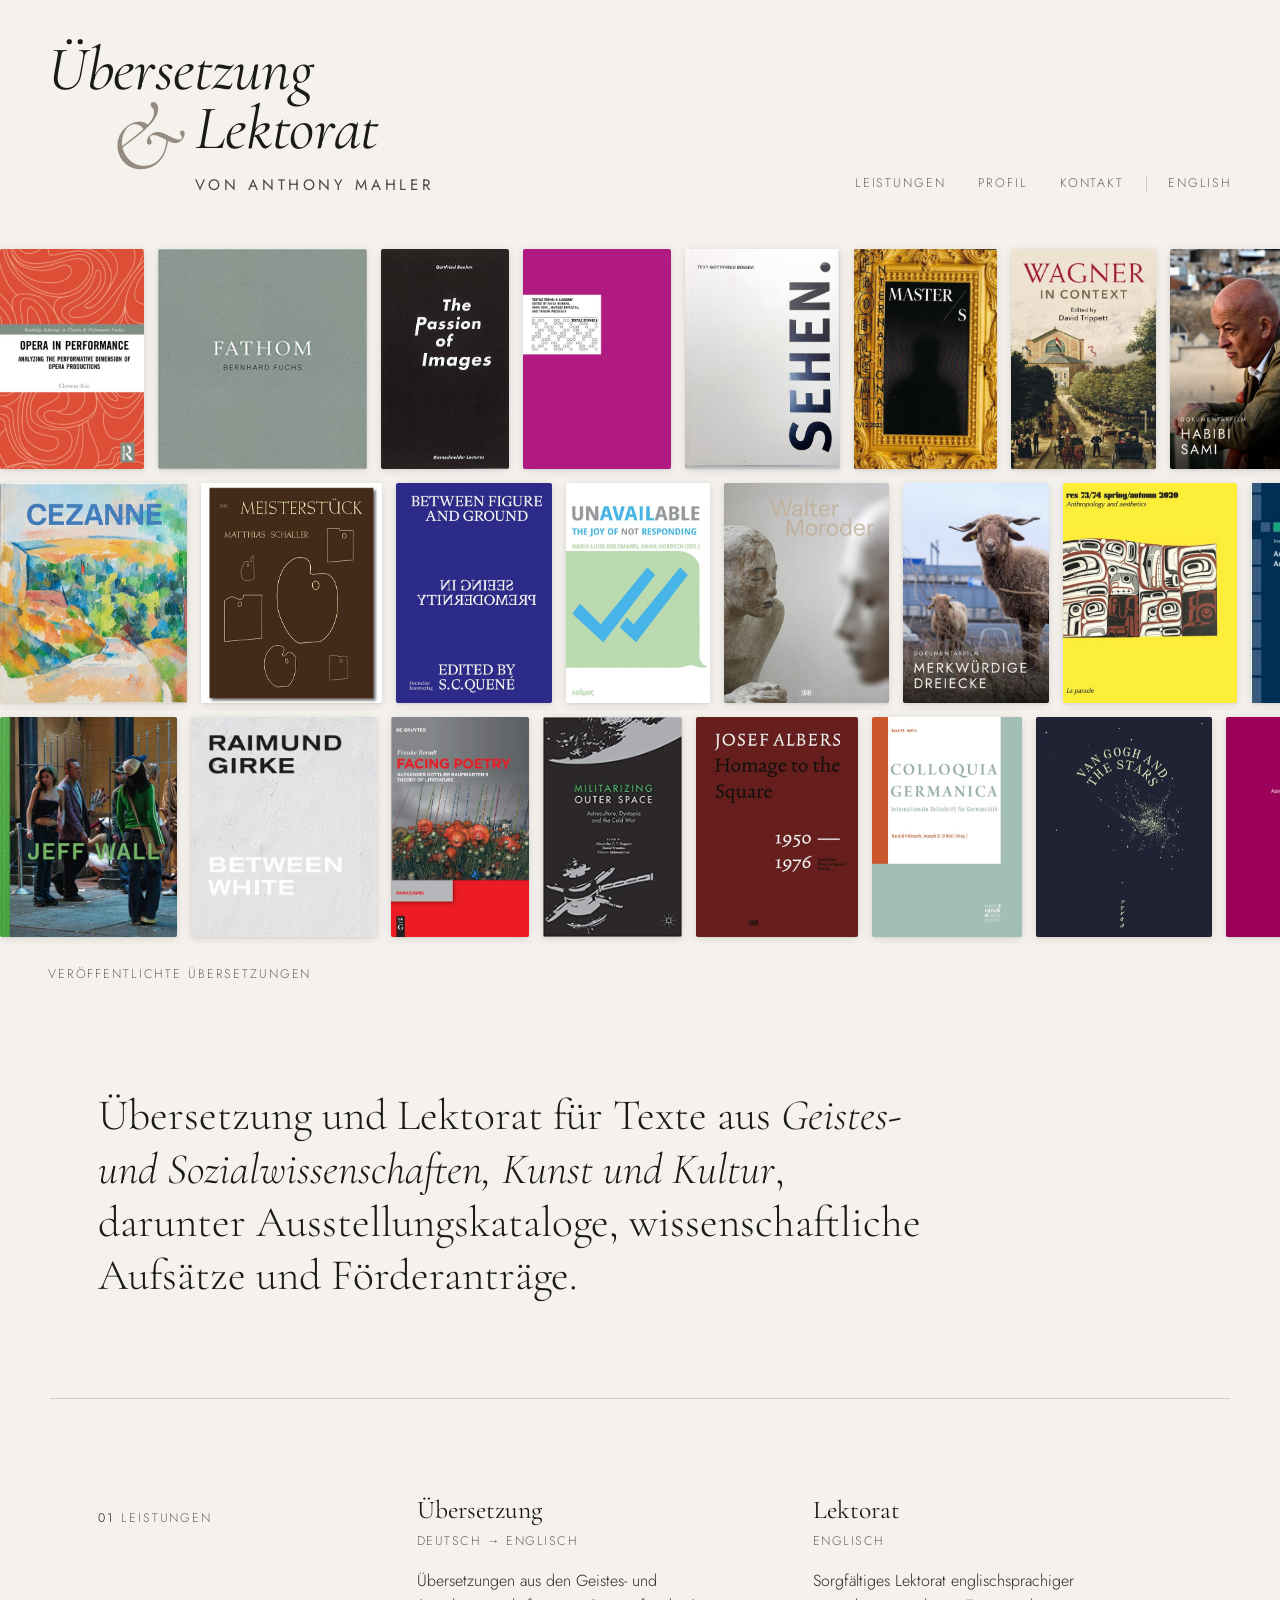
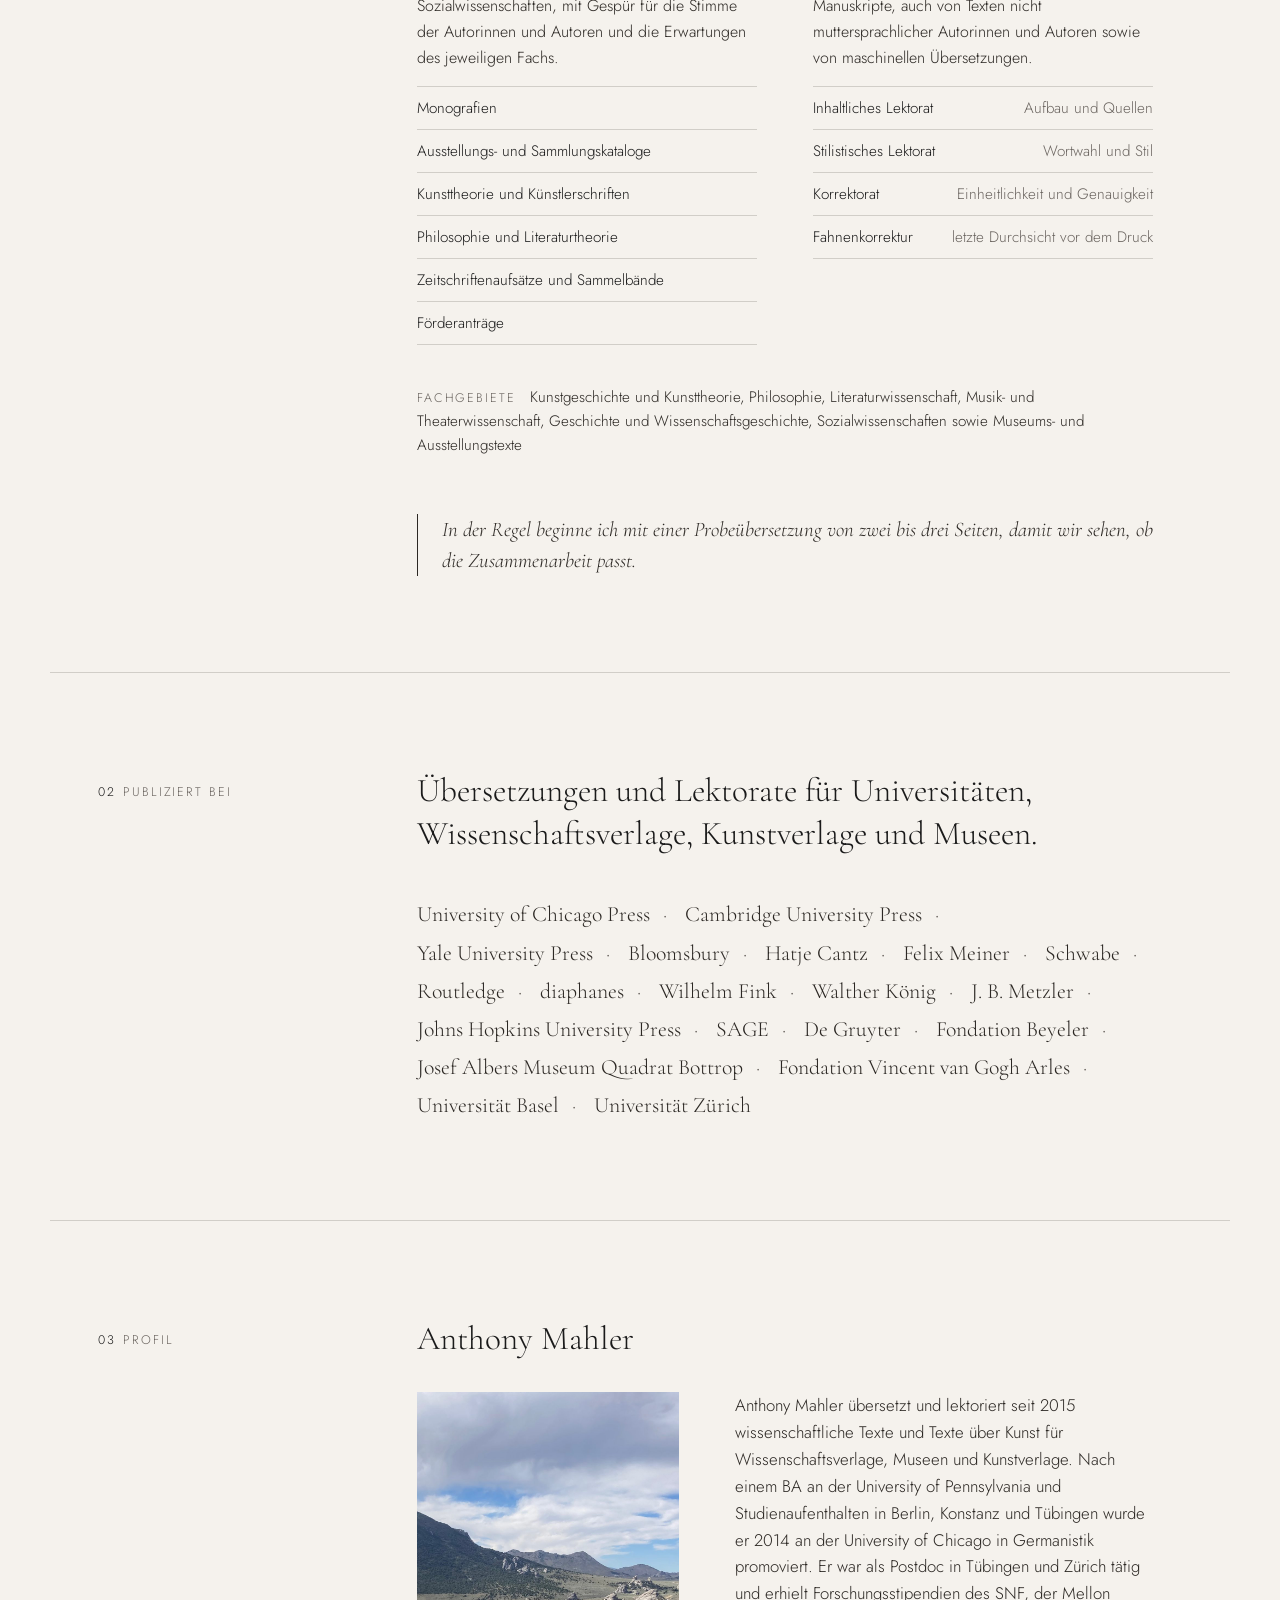
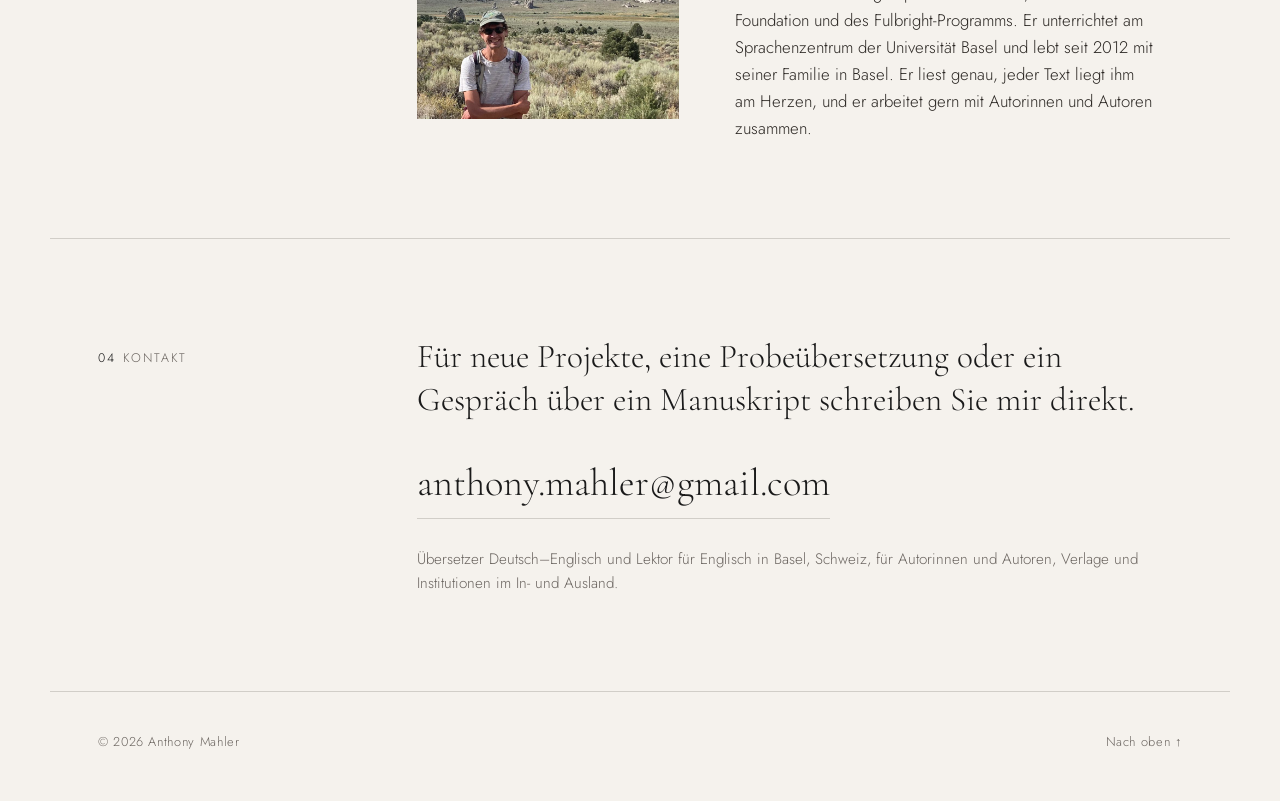
<file: index.html>
<!DOCTYPE html>
<html lang="de">
<head>
<meta charset="UTF-8">
<meta name="viewport" content="width=device-width, initial-scale=1.0">
<title>Anthony Mahler | Übersetzer Deutsch–Englisch und Lektor, Basel, Schweiz</title>
<meta name="description" content="Übersetzer Deutsch–Englisch und Lektor für Englisch in Basel, Schweiz. Übersetzung, Lektorat und Korrektorat für Geistes- und Sozialwissenschaften, Kunst, Museen und Kultur: Bücher, Ausstellungskataloge, wissenschaftliche Aufsätze und Förderanträge.">
<link rel="canonical" href="https://anthonymahler.ch/">
<link rel="alternate" hreflang="de" href="https://anthonymahler.ch/">
<link rel="alternate" hreflang="en" href="https://anthonymahler.ch/en/">
<link rel="alternate" hreflang="x-default" href="https://anthonymahler.ch/en/">
<meta name="author" content="Anthony Mahler">
<meta name="theme-color" content="#f5f2ed">

<link rel="icon" href="favicon.ico" sizes="any">
<link rel="icon" type="image/png" sizes="32x32" href="images/icons/favicon-32.png">
<link rel="icon" type="image/png" sizes="192x192" href="images/icons/icon-192.png">
<link rel="apple-touch-icon" href="images/icons/apple-touch-icon.png">

<!-- Link previews (email, messaging apps, social media) -->
<meta property="og:type" content="website">
<meta property="og:site_name" content="Übersetzung &amp; Lektorat von Anthony Mahler">
<meta property="og:title" content="Übersetzung &amp; Lektorat von Anthony Mahler">
<meta property="og:description" content="Übersetzer Deutsch–Englisch und Lektor für Englisch in Basel, Schweiz. Übersetzung, Lektorat und Korrektorat für Geistes- und Sozialwissenschaften, Kunst, Museen und Kultur: Bücher, Ausstellungskataloge, wissenschaftliche Aufsätze und Förderanträge.">
<meta property="og:url" content="https://anthonymahler.ch/">
<meta property="og:image" content="https://anthonymahler.ch/images/og-image-de.jpg">
<meta property="og:image:width" content="1200">
<meta property="og:image:height" content="630">
<meta property="og:image:alt" content="Übersetzung &amp; Lektorat von Anthony Mahler, neben Buchumschlägen seiner veröffentlichten Übersetzungen">
<meta property="og:locale" content="de_CH">
<meta property="og:locale:alternate" content="en_GB">
<meta name="twitter:card" content="summary_large_image">

<!-- Structured data for search engines and AI assistants -->
<script type="application/ld+json">
{
  "@context": "https://schema.org",
  "@graph": [
    {
      "@type": "WebSite",
      "@id": "https://anthonymahler.ch/#website",
      "url": "https://anthonymahler.ch/",
      "name": "Anthony Mahler",
      "inLanguage": [
        "de",
        "en"
      ],
      "publisher": {
        "@id": "https://anthonymahler.ch/#anthony-mahler"
      }
    },
    {
      "@type": "WebPage",
      "@id": "https://anthonymahler.ch/#webpage",
      "url": "https://anthonymahler.ch/",
      "name": "Anthony Mahler | Übersetzer Deutsch–Englisch und Lektor, Basel, Schweiz",
      "description": "Übersetzer Deutsch–Englisch und Lektor für Englisch in Basel, Schweiz. Übersetzung, Lektorat und Korrektorat für Geistes- und Sozialwissenschaften, Kunst, Museen und Kultur: Bücher, Ausstellungskataloge, wissenschaftliche Aufsätze und Förderanträge.",
      "inLanguage": "de",
      "isPartOf": {
        "@id": "https://anthonymahler.ch/#website"
      },
      "about": {
        "@id": "https://anthonymahler.ch/#service"
      },
      "mainEntity": {
        "@id": "https://anthonymahler.ch/#anthony-mahler"
      }
    },
    {
      "@type": "Person",
      "@id": "https://anthonymahler.ch/#anthony-mahler",
      "name": "Anthony Mahler",
      "jobTitle": "Übersetzer Deutsch–Englisch und Lektor",
      "url": "https://anthonymahler.ch/",
      "image": "https://anthonymahler.ch/images/portrait.jpg",
      "email": "mailto:anthony.mahler@gmail.com",
      "address": {
        "@type": "PostalAddress",
        "addressLocality": "Basel",
        "addressCountry": "CH"
      },
      "knowsLanguage": [
        "de",
        "en"
      ],
      "alumniOf": [
        {
          "@type": "CollegeOrUniversity",
          "name": "University of Chicago"
        },
        {
          "@type": "CollegeOrUniversity",
          "name": "University of Pennsylvania"
        }
      ],
      "worksFor": {
        "@type": "CollegeOrUniversity",
        "name": "University of Basel"
      },
      "sameAs": [
        "https://scholar.google.com/citations?user=hvGzYhMAAAAJ",
        "https://unibas.academia.edu/AnthonyMahler"
      ],
      "hasOccupation": [
        {
          "@type": "Occupation",
          "name": "Übersetzer (Deutsch–Englisch)"
        },
        {
          "@type": "Occupation",
          "name": "Lektor und Korrektor (Englisch)"
        }
      ],
      "knowsAbout": [
        "Kunstgeschichte",
        "Kunsttheorie",
        "Philosophie",
        "Literaturwissenschaft",
        "Germanistik",
        "Musikwissenschaft",
        "Theaterwissenschaft",
        "Geschichte",
        "Wissenschaftsgeschichte",
        "Sozialwissenschaften",
        "Museums- und Ausstellungstexte",
        "Wissenschaftliche Übersetzung",
        "Lektorat",
        "Korrektorat"
      ]
    },
    {
      "@type": "ProfessionalService",
      "@id": "https://anthonymahler.ch/#service",
      "name": "Übersetzung & Lektorat von Anthony Mahler",
      "description": "Übersetzer Deutsch–Englisch und Lektor für Englisch in Basel, Schweiz. Übersetzung und Lektorat für Geistes- und Sozialwissenschaften, Kunst und Kultur: Bücher, Ausstellungskataloge, wissenschaftliche Aufsätze und Förderanträge.",
      "url": "https://anthonymahler.ch/",
      "image": "https://anthonymahler.ch/images/og-image-de.jpg",
      "logo": "https://anthonymahler.ch/images/icons/icon-512.png",
      "email": "mailto:anthony.mahler@gmail.com",
      "founder": {
        "@id": "https://anthonymahler.ch/#anthony-mahler"
      },
      "address": {
        "@type": "PostalAddress",
        "addressLocality": "Basel",
        "addressCountry": "CH"
      },
      "areaServed": [
        {
          "@type": "City",
          "name": "Basel"
        },
        {
          "@type": "City",
          "name": "Zürich"
        },
        {
          "@type": "City",
          "name": "Bern"
        },
        {
          "@type": "Country",
          "name": "Switzerland"
        },
        {
          "@type": "Country",
          "name": "Germany"
        },
        {
          "@type": "Country",
          "name": "Austria"
        },
        "Worldwide"
      ],
      "knowsLanguage": [
        "de",
        "en"
      ],
      "hasOfferCatalog": {
        "@type": "OfferCatalog",
        "name": "Translation and editing services",
        "itemListElement": [
          {
            "@type": "Offer",
            "itemOffered": {
              "@type": "Service",
              "name": "Übersetzung Deutsch–Englisch",
              "description": "Übersetzung von Büchern, Ausstellungskatalogen, wissenschaftlichen Aufsätzen, Zeitschriftenartikeln und Förderanträgen aus Geistes- und Sozialwissenschaften, Kunst und Kultur."
            }
          },
          {
            "@type": "Offer",
            "itemOffered": {
              "@type": "Service",
              "name": "Inhaltliches Lektorat",
              "description": "Aufbau, Darstellung und Quellen eines Manuskripts."
            }
          },
          {
            "@type": "Offer",
            "itemOffered": {
              "@type": "Service",
              "name": "Stilistisches Lektorat",
              "description": "Wortwahl, Formulierung und Stil auf Satzebene."
            }
          },
          {
            "@type": "Offer",
            "itemOffered": {
              "@type": "Service",
              "name": "Korrektorat",
              "description": "Einheitlichkeit, Genauigkeit und Hausstil vor der Veröffentlichung."
            }
          },
          {
            "@type": "Offer",
            "itemOffered": {
              "@type": "Service",
              "name": "Fahnenkorrektur",
              "description": "Letzte Durchsicht der gesetzten Fahnen vor dem Druck."
            }
          },
          {
            "@type": "Offer",
            "itemOffered": {
              "@type": "Service",
              "name": "Lektorat englischer Texte von Nicht-Muttersprachlern und maschineller Übersetzungen",
              "description": "Sorgfältiges Lektorat englischsprachiger Manuskripte nicht muttersprachlicher Autorinnen und Autoren sowie maschineller Übersetzungen."
            }
          }
        ]
      },
      "serviceType": [
        "Übersetzung",
        "Wissenschaftliche Übersetzung",
        "Lektorat",
        "Korrektorat",
        "Fahnenkorrektur"
      ],
      "knowsAbout": [
        "Kunstgeschichte",
        "Kunsttheorie",
        "Philosophie",
        "Literaturwissenschaft",
        "Germanistik",
        "Musikwissenschaft",
        "Theaterwissenschaft",
        "Geschichte",
        "Wissenschaftsgeschichte",
        "Sozialwissenschaften",
        "Museums- und Ausstellungstexte",
        "Wissenschaftliche Übersetzung",
        "Lektorat",
        "Korrektorat"
      ],
      "availableLanguage": [
        "de",
        "en"
      ]
    },
    {
      "@type": "Book",
      "name": "Vacillating Voices: Generic Ambiguity in Modern German Literature",
      "inLanguage": "en",
      "publisher": {
        "@type": "Organization",
        "name": "diaphanes"
      },
      "datePublished": "2027",
      "translator": {
        "@id": "https://anthonymahler.ch/#anthony-mahler"
      },
      "author": {
        "@type": "Person",
        "name": "Frauke Berndt"
      },
      "url": "https://press.uchicago.edu/ucp/books/book/distributed/V/bo290914559.html"
    },
    {
      "@type": "Book",
      "name": "Opera in Performance: Analyzing the Performative Dimension of Opera Productions",
      "inLanguage": "en",
      "publisher": {
        "@type": "Organization",
        "name": "Routledge"
      },
      "datePublished": "2022",
      "translator": {
        "@id": "https://anthonymahler.ch/#anthony-mahler"
      },
      "author": {
        "@type": "Person",
        "name": "Clemens Risi"
      },
      "url": "https://www.routledge.com/Opera-in-Performance-Analyzing-the-Performative-Dimension-of-Opera-Productions/Risi/p/book/9780367645021"
    },
    {
      "@type": "Book",
      "name": "Facing Poetry: Alexander Gottlieb Baumgarten’s Theory of Literature",
      "inLanguage": "en",
      "publisher": {
        "@type": "Organization",
        "name": "De Gruyter"
      },
      "datePublished": "2020",
      "translator": {
        "@id": "https://anthonymahler.ch/#anthony-mahler"
      },
      "author": {
        "@type": "Person",
        "name": "Frauke Berndt"
      },
      "url": "https://www.degruyter.com/document/doi/10.1515/9783110624519/html"
    },
    {
      "@type": "Book",
      "name": "The Passion of Images",
      "inLanguage": "en",
      "publisher": {
        "@type": "Organization",
        "name": "Verlag der Buchhandlung Walther König"
      },
      "datePublished": "2024",
      "translator": {
        "@id": "https://anthonymahler.ch/#anthony-mahler"
      },
      "author": {
        "@type": "Person",
        "name": "Gottfried Boehm"
      },
      "url": "https://www.artbook.com/9783960987727.html"
    },
    {
      "@type": "Book",
      "name": "Why Italy Was for Europe: On the History of the 1989 Advisory Referendum",
      "inLanguage": "en",
      "publisher": {
        "@type": "Organization",
        "name": "Schwabe"
      },
      "datePublished": "2020",
      "translator": {
        "@id": "https://anthonymahler.ch/#anthony-mahler"
      },
      "author": {
        "@type": "Person",
        "name": "Georg Kreis"
      },
      "url": "https://schwabe.ch/Georg-Kreis-Why-Italy-Was-for-Europe-978-3-7965-4264-0"
    },
    {
      "@type": "Book",
      "name": "Walter Moroder: Figures of Presence and Absence",
      "inLanguage": "en",
      "publisher": {
        "@type": "Organization",
        "name": "Hatje Cantz"
      },
      "datePublished": "2026",
      "translator": {
        "@id": "https://anthonymahler.ch/#anthony-mahler"
      },
      "url": "https://hatjecantz.com/products/84047-walter-moroder-figures-of-presence-and-absence"
    },
    {
      "@type": "Book",
      "name": "James Howell: Painting",
      "inLanguage": "en",
      "publisher": {
        "@type": "Organization",
        "name": "Hatje Cantz"
      },
      "datePublished": "2026",
      "translator": {
        "@id": "https://anthonymahler.ch/#anthony-mahler"
      },
      "url": "https://www.hatjecantz.com/collections/all/products/67016-james-howell-painting-malerei"
    },
    {
      "@type": "Book",
      "name": "Sehen",
      "inLanguage": "en",
      "publisher": {
        "@type": "Organization",
        "name": "Kann Verlag"
      },
      "datePublished": "2023",
      "translator": {
        "@id": "https://anthonymahler.ch/#anthony-mahler"
      },
      "author": {
        "@type": "Person",
        "name": "Gottfried Boehm"
      },
      "url": "https://www.kann-verlag.de/newrelease_SEHEN_2023.html"
    }
  ]
}
</script>
<link rel="preconnect" href="https://fonts.googleapis.com">
<link rel="preconnect" href="https://fonts.gstatic.com" crossorigin>
<link href="https://fonts.googleapis.com/css2?family=Cormorant+Garamond:ital,wght@0,300;0,400;0,500;0,600;1,300;1,400&family=Jost:wght@300;400;500&display=swap" rel="stylesheet">
<link rel="stylesheet" href="css/site.css">
</head>
<body>

<header class="site-header">
  <h1 class="site-title">
    <a class="logo" href="#top" id="top" aria-label="Übersetzung &amp; Lektorat von Anthony Mahler">
      <span class="logo-word logo-word--first">Übersetzung</span>
      <span class="logo-amp" aria-hidden="true">&amp;</span>
      <span class="logo-word">Lektorat</span>
      <span class="logo-by">von Anthony Mahler</span>
    </a>
  </h1>
  <nav class="site-nav" aria-label="Hauptnavigation">
    <a href="#services">Leistungen</a>
    <a href="#about">Profil</a>
    <a href="#contact">Kontakt</a>
    <a class="lang-switch" href="en/" lang="en" hreflang="en">English</a>
  </nav>
</header>

<section class="bands-container" id="work" aria-label="Veröffentlichte Übersetzungen">

  <!-- ROW 1, scrolls left: highlights alternate with shorter texts, so a strong title is always in view -->
  <div class="band-row">
    <div class="band band--left" id="band1">
      <a class="cover-link" href="https://www.routledge.com/Opera-in-Performance-Analyzing-the-Performative-Dimension-of-Opera-Productions/Risi/p/book/9780367645021" target="_blank" rel="noopener"><img src="images/covers/band1-01.jpg" width="432" height="660" alt="Clemens Risi, Opera in Performance — Routledge" decoding="async"></a>
      <a class="cover-link" href="http://www.bernhard-fuchs.net/monographs/fathom/" target="_blank" rel="noopener"><img src="images/covers/band1-02.jpg" width="474" height="500" alt="Bernhard Fuchs, Fathom — Koenig Books" decoding="async"></a>
      <a class="cover-link" href="https://www.artbook.com/9783960987727.html" target="_blank" rel="noopener"><img src="images/covers/band1-03.jpg" width="349" height="599" alt="Gottfried Boehm, The Passion of Images — Walther König" decoding="async"></a>
      <a class="cover-link" href="https://www.khist.uzh.ch/de/chairs/neuzeit/res/finproj/textile/ts/0.html" target="_blank" rel="noopener"><img src="images/covers/band1-04.jpg" width="445" height="660" alt="Textile Terms: A Glossary — Edition Imorde" decoding="async"></a>
      <a class="cover-link" href="https://www.kann-verlag.de/newrelease_SEHEN_2023.html" target="_blank" rel="noopener"><img src="images/covers/band1-05.jpg" width="465" height="660" alt="Gottfried Boehm, Sehen — Kann Verlag" decoding="async"></a>
      <a class="cover-link" href="https://problemi.si/archive/" target="_blank" rel="noopener"><img src="images/covers/band1-06.jpg" width="428" height="660" alt="Problemi International 6 (2023): Master/s" decoding="async"></a>
      <a class="cover-link" href="https://www.cambridge.org/core/books/wagner-in-context/36905F69D33599538EEA6B4203AE1D38" target="_blank" rel="noopener"><img src="images/covers/band1-07.jpg" width="427" height="648" alt="Wagner in Context, ed. David Trippett — Cambridge University Press" decoding="async"></a>
      <a class="cover-link" href="https://www.pointdevue.ch/de/projekte/sami" target="_blank" rel="noopener"><img src="images/covers/band1-08.jpg" width="440" height="660" alt="Film still from Habibi Sami, documentary by Lesley Kennel (2025) — point de vue" decoding="async"></a>
      <a class="cover-link" href="https://www.degruyterbrill.com/document/doi/10.1515/9783110795110/html" target="_blank" rel="noopener"><img src="images/covers/band1-09.jpg" width="424" height="660" alt="Truth in Serial Form, ed. Malika Maskarinec — De Gruyter" decoding="async"></a>
      <a class="cover-link" href="https://musikaesthetik.kug.ac.at/news-detailansicht/neuerscheinung-text-as-source-and-material-in-contemporary-music-theatre" target="_blank" rel="noopener"><img src="images/covers/band1-10.jpg" width="527" height="660" alt="Text as Source and Material in Contemporary Music Theatre, ed. Christa Brüstle — Universal Edition" decoding="async"></a>
      <a class="cover-link" href="https://www.bloomsbury.com/uk/vincenzo-bellini-on-stage-and-screen-19352020-9781501391217/" target="_blank" rel="noopener"><img src="images/covers/band1-11.jpg" width="440" height="660" alt="Vincenzo Bellini on Stage and Screen, 1935–2020 — Bloomsbury" decoding="async"></a>
      <a class="cover-link" href="https://www.fink.de/view/title/53248" target="_blank" rel="noopener"><img src="images/covers/band1-12.jpg" width="300" height="415" alt="Enthüllen und Verbergen in der Vormoderne — Brill Fink" decoding="async"></a>
      <a class="cover-link" href="https://www.hatjecantz.com/collections/all/products/67016-james-howell-painting-malerei" target="_blank" rel="noopener"><img src="images/covers/band1-13.jpg" width="440" height="660" alt="James Howell: Painting — Hatje Cantz" decoding="async"></a>
      <span class="cover-link"><img src="images/covers/band1-14.jpg" width="522" height="660" alt="CIHA 2012 Nürnberg — Germanisches Nationalmuseum" decoding="async"></span>
      <a class="cover-link" href="https://press.uchicago.edu/ucp/books/book/distributed/V/bo290914559.html" target="_blank" rel="noopener"><img src="images/covers/band1-15.jpg" width="401" height="660" alt="Frauke Berndt, Vacillating Voices: Generic Ambiguity in Modern German Literature — diaphanes" decoding="async"></a>
    </div>
  </div>

  <!-- ROW 2, scrolls right: highlights alternate with shorter texts, so a strong title is always in view -->
  <div class="band-row">
    <div class="band band--right" id="band2">
      <a class="cover-link" href="https://hatjecantz.com/products/83946-cezanne" target="_blank" rel="noopener"><img src="images/covers/band2-01.jpg" width="562" height="660" alt="Cézanne — Fondation Beyeler / Hatje Cantz" decoding="async"></a>
      <a class="cover-link" href="https://lestanzedelvetro.org/en/product/das-meisterstuckmatthias-schaller/" target="_blank" rel="noopener"><img src="images/covers/band2-02.jpg" width="543" height="660" alt="Matthias Schaller, Das Meisterstück" decoding="async"></a>
      <a class="cover-link" href="https://library.oapen.org/handle/20.500.12657/102399" target="_blank" rel="noopener"><img src="images/covers/band2-03.jpg" width="467" height="660" alt="Between Figure and Ground, ed. Saskia C. Quené — Deutscher Kunstverlag" decoding="async"></a>
      <a class="cover-link" href="https://www.kulturverlag-kadmos.de/programm/details/unavailable" target="_blank" rel="noopener"><img src="images/covers/band2-04.jpg" width="433" height="660" alt="Unavailable: The Joy of Not Responding — Kadmos" decoding="async"></a>
      <a class="cover-link" href="https://hatjecantz.com/products/84047-walter-moroder-figures-of-presence-and-absence" target="_blank" rel="noopener"><img src="images/covers/band2-05.jpg" width="493" height="660" alt="Walter Moroder: Figures of Presence and Absence — Hatje Cantz" decoding="async"></a>
      <a class="cover-link" href="https://www.pointdevue.ch/de/projekte/merkwuerdige-dreiecke-at" target="_blank" rel="noopener"><img src="images/covers/band2-06.jpg" width="440" height="660" alt="Film still from Merkwürdige Dreiecke, documentary (in production) — point de vue" decoding="async"></a>
      <a class="cover-link" href="https://www.journals.uchicago.edu/doi/abs/10.1086/709461" target="_blank" rel="noopener"><img src="images/covers/band2-07.jpg" width="522" height="660" alt="RES: Anthropology and Aesthetics 73/74 — University of Chicago Press" decoding="async"></a>
      <a class="cover-link" href="https://meiner-elibrary.de/book/239/ambiguity-in-contemporary-art-and-theory" target="_blank" rel="noopener"><img src="images/covers/band2-08.jpg" width="180" height="270" alt="Ambiguity in Contemporary Art and Theory — Felix Meiner" decoding="async"></a>
      <a class="cover-link" href="https://www.davidzwirnerbooks.com/product/josef-albers-interaction" target="_blank" rel="noopener"><img src="images/covers/band2-09.jpg" width="515" height="660" alt="Josef Albers, Interaction — Yale University Press" decoding="async"></a>
      <a class="cover-link" href="https://en.unipress.dk/udgivelser/w/what-images-do/" target="_blank" rel="noopener"><img src="images/covers/band2-10.jpg" width="447" height="660" alt="What Images Do — Aarhus University Press" decoding="async"></a>
      <a class="cover-link" href="https://www.degruyterbrill.com/document/doi/10.1515/9783110783827/html" target="_blank" rel="noopener"><img src="images/covers/band2-11.jpg" width="413" height="660" alt="Forces of Nature, ed. Adrian Renner and Frederike Middelhoff — De Gruyter" decoding="async"></a>
      <a class="cover-link" href="https://www.degruyterbrill.com/journal/key/zkg/81/3/html" target="_blank" rel="noopener"><img src="images/covers/band2-12.jpg" width="495" height="660" alt="Zeitschrift für Kunstgeschichte 3.2018 — Deutscher Kunstverlag" decoding="async"></a>
      <a class="cover-link" href="https://link.springer.com/book/9783662746172" target="_blank" rel="noopener"><img src="images/covers/band2-13.jpg" width="436" height="660" alt="Paramyth: The Mythological Dimensions of Hans Christian Andersen’s Fairy Tales, ed. Klaus Müller-Wille and Alexia Panagiotidis — J.B. Metzler" decoding="async"></a>
      <a class="cover-link" href="https://www.praesens.com/praesens-pro-presse/katalog/lichtspieler/" target="_blank" rel="noopener"><img src="images/covers/band2-14.jpg" width="424" height="660" alt="Lichtspieler — Praesens" decoding="async"></a>
    </div>
  </div>

  <!-- ROW 3, scrolls left: highlights alternate with shorter texts, so a strong title is always in view -->
  <div class="band-row">
    <div class="band band--left" id="band3">
      <a class="cover-link" href="https://shop.fondationbeyeler.ch/en/artikel/jeff-wall-english-35085/35085" target="_blank" rel="noopener"><img src="images/covers/band3-01.jpg" width="482" height="600" alt="Jeff Wall — Fondation Beyeler" decoding="async"></a>
      <a class="cover-link" href="https://www.axel-vervoordt.com/gallery/books/raimund-girke-between-white" target="_blank" rel="noopener"><img src="images/covers/band3-02.jpg" width="500" height="592" alt="Raimund Girke, Between White — Axel Vervoordt" decoding="async"></a>
      <a class="cover-link" href="https://www.degruyter.com/document/doi/10.1515/9783110624519/html" target="_blank" rel="noopener"><img src="images/covers/band3-03.jpg" width="415" height="660" alt="Frauke Berndt, Facing Poetry — De Gruyter" decoding="async"></a>
      <a class="cover-link" href="https://link.springer.com/chapter/10.1057/978-1-349-95851-1_9" target="_blank" rel="noopener"><img src="images/covers/band3-04.jpg" width="315" height="499" alt="Militarizing Outer Space — Palgrave Macmillan" decoding="async"></a>
      <a class="cover-link" href="https://hatjecantz.com/products/64174-josef-albers" target="_blank" rel="noopener"><img src="images/covers/band3-05.jpg" width="486" height="660" alt="Josef Albers: Homage to the Square 1950–1976 — Hatje Cantz" decoding="async"></a>
      <a class="cover-link" href="https://elibrary.narr.digital/journal/cg/53/4" target="_blank" rel="noopener"><img src="images/covers/band3-06.jpg" width="450" height="660" alt="Colloquia Germanica 53.4 — Narr Francke Attempto" decoding="async"></a>
      <a class="cover-link" href="https://www.fondation-vincentvangogh-arles.org/en/publication/van-gogh-and-the-stars/" target="_blank" rel="noopener"><img src="images/covers/band3-07.jpg" width="529" height="660" alt="Van Gogh and the Stars — Fondation Vincent van Gogh Arles" decoding="async"></a>
      <a class="cover-link" href="https://www.routledge.com/Philosophy-of-Emotion/Ben-Zeev-Krebs/p/book/9781138906648" target="_blank" rel="noopener"><img src="images/covers/band3-08.jpg" width="180" height="270" alt="Philosophy of Emotion — Routledge" decoding="async"></a>
      <a class="cover-link" href="https://www.tandfonline.com/toc/vgrm20/99/3" target="_blank" rel="noopener"><img src="images/covers/band3-09.jpg" width="462" height="660" alt="The Germanic Review 99.3 — Routledge" decoding="async"></a>
      <span class="cover-link"><img src="images/covers/band3-10.jpg" width="440" height="660" alt="caa.reviews" decoding="async"></span>
      <a class="cover-link" href="https://www.degruyterbrill.com/document/doi/10.1515/9783111319971/html" target="_blank" rel="noopener"><img src="images/covers/band3-11.jpg" width="447" height="660" alt="Narrative Structure and Narrative Knowing in Medicine and Science — De Gruyter" decoding="async"></a>
      <a class="cover-link" href="https://www.degruyter.com/document/doi/10.1515/9783110706109/html?lang=en" target="_blank" rel="noopener"><img src="images/covers/band3-12.jpg" width="200" height="307" alt="Luca Del Baldo, The Visionary Academy of Ocular Mentality — De Gruyter" decoding="async"></a>
      <a class="cover-link" href="https://schwabe.ch/Georg-Kreis-Why-Italy-Was-for-Europe-978-3-7965-4264-0" target="_blank" rel="noopener"><img src="images/covers/band3-13.jpg" width="292" height="445" alt="Georg Kreis, Why Italy Was for Europe — Schwabe" decoding="async"></a>
      <a class="cover-link" href="https://www.swissfilms.ch/de/movie/segnali-di-vita/5E38981A59AF4CF388EB1CCF96144011" target="_blank" rel="noopener"><img src="images/covers/band3-14.jpg" width="462" height="660" alt="Segnali di vita — Swiss Films" decoding="async"></a>
      <a class="cover-link" href="https://muse.jhu.edu/issue/35027" target="_blank" rel="noopener"><img src="images/covers/band3-15.jpg" width="436" height="660" alt="MLN 131.3, German Issue — Johns Hopkins University Press" decoding="async"></a>
    </div>
  </div>

  <p class="eyebrow bands-caption">Veröffentlichte Übersetzungen</p>

</section>
<main>

  <!-- ── Intro ── -->
  <div class="intro">
    <p class="lede">Übersetzung und Lektorat für Texte aus <em>Geistes- und Sozialwissenschaften, Kunst und Kultur</em>, darunter Ausstellungskataloge, wissenschaftliche Aufsätze und Förderanträge.</p>
  </div>

  <!-- ── Services ── -->
  <section class="section" id="services" aria-labelledby="services-title">
    <p class="eyebrow"><span class="num">01</span>Leistungen</p>
    <div class="section-body">
      <h2 class="visually-hidden" id="services-title">Übersetzung und Lektorat: Leistungen</h2>
      <div class="services">
        <article class="service">
          <h3>Übersetzung</h3>
          <p class="meta">Deutsch → Englisch</p>
          <p>Übersetzungen aus den Geistes- und Sozialwissenschaften, mit Gespür für die Stimme der Autorinnen und Autoren und die Erwartungen des jeweiligen Fachs.</p>
          <ul>
            <li>Monografien</li>
            <li>Ausstellungs- und Sammlungskataloge</li>
            <li>Kunsttheorie und Künstlerschriften</li>
            <li>Philosophie und Literaturtheorie</li>
            <li>Zeitschriftenaufsätze und Sammelbände</li>
            <li>Förderanträge</li>
          </ul>
        </article>

        <article class="service">
          <h3>Lektorat</h3>
          <p class="meta">Englisch</p>
          <p>Sorgfältiges Lektorat englischsprachiger Manuskripte, auch von Texten nicht muttersprachlicher Autorinnen und Autoren sowie von maschinellen Übersetzungen.</p>
          <ul>
            <li>Inhaltliches Lektorat <span class="note">Aufbau und Quellen</span></li>
            <li>Stilistisches Lektorat <span class="note">Wortwahl und Stil</span></li>
            <li>Korrektorat <span class="note">Einheitlichkeit und Genauigkeit</span></li>
            <li>Fahnenkorrektur <span class="note">letzte Durchsicht vor dem Druck</span></li>
          </ul>
        </article>
      </div>

      <p class="fields"><span class="fields-label">Fachgebiete</span> Kunstgeschichte und Kunsttheorie, Philosophie, Literaturwissenschaft, Musik- und Theaterwissenschaft, Geschichte und Wissenschaftsgeschichte, Sozialwissenschaften sowie Museums- und Ausstellungstexte</p>

      <p class="process">In der Regel beginne ich mit einer Probeübersetzung von zwei bis drei Seiten, damit wir sehen, ob die Zusammenarbeit passt.</p>
    </div>
  </section>

  <!-- ── Publishers ── -->
  <section class="section" id="publishers" aria-labelledby="publishers-title">
    <p class="eyebrow"><span class="num">02</span>Publiziert bei</p>
    <div class="section-body">
      <h2 class="lede" id="publishers-title">Übersetzungen und Lektorate für Universitäten, Wissenschaftsverlage, Kunstverlage und Museen.</h2>
      <ul class="publishers">
        <li>University of Chicago Press</li>
        <li>Cambridge University Press</li>
        <li>Yale University Press</li>
        <li>Bloomsbury</li>
        <li>Hatje Cantz</li>
        <li>Felix Meiner</li>
        <li>Schwabe</li>
        <li>Routledge</li>
        <li>diaphanes</li>
        <li>Wilhelm Fink</li>
        <li>Walther König</li>
        <li>J.&nbsp;B. Metzler</li>
        <li>Johns Hopkins University Press</li>
        <li>SAGE</li>
        <li>De Gruyter</li>
        <li>Fondation Beyeler</li>
        <li>Josef Albers Museum Quadrat Bottrop</li>
        <li>Fondation Vincent van Gogh Arles</li>
        <li>Universität Basel</li>
        <li>Universität Zürich</li>
      </ul>
    </div>
  </section>

  <!-- ── About ── -->
  <section class="section" id="about" aria-labelledby="about-title">
    <p class="eyebrow"><span class="num">03</span>Profil</p>
    <div class="section-body">
      <h2 class="lede about-title" id="about-title">Anthony Mahler</h2>
      <div class="about-grid">
        <div class="portrait"><img src="images/portrait.jpg" width="960" height="1200" alt="Anthony Mahler" loading="lazy"></div>
        <div class="prose">
          <p>Anthony Mahler übersetzt und lektoriert seit 2015 wissenschaftliche Texte und Texte über Kunst für Wissenschaftsverlage, Museen und Kunstverlage. Nach einem BA an der University of Pennsylvania und Studienaufenthalten in Berlin, Konstanz und Tübingen wurde er 2014 an der University of Chicago in Germanistik promoviert. Er war als Postdoc in Tübingen und Zürich tätig und erhielt Forschungsstipendien des SNF, der Mellon Foundation und des Fulbright-Programms. Er unterrichtet am Sprachenzentrum der Universität Basel und lebt seit 2012 mit seiner Familie in Basel. Er liest genau, jeder Text liegt ihm am Herzen, und er arbeitet gern mit Autorinnen und Autoren zusammen.</p>
        </div>
      </div>
    </div>
  </section>

  <!-- ── Contact ── -->
  <section class="section" id="contact" aria-labelledby="contact-title">
    <p class="eyebrow"><span class="num">04</span>Kontakt</p>
    <div class="section-body">
      <h2 class="lede" id="contact-title">Für neue Projekte, eine Probeübersetzung oder ein Gespräch über ein Manuskript schreiben Sie mir direkt.</h2>
      <a class="contact-email" href="mailto:anthony.mahler@gmail.com">anthony.mahler@gmail.com</a>
      <p class="contact-location">Übersetzer Deutsch–Englisch und Lektor für Englisch in Basel, Schweiz, für Autorinnen und Autoren, Verlage und Institutionen im In- und Ausland.</p>
    </div>
  </section>

</main>

<footer class="site-footer">
  <span>© <span id="year">2026</span> Anthony Mahler</span>
  <a href="#top">Nach oben ↑</a>
</footer>

<script src="js/site.js"></script>

</body>
</html>
</file>
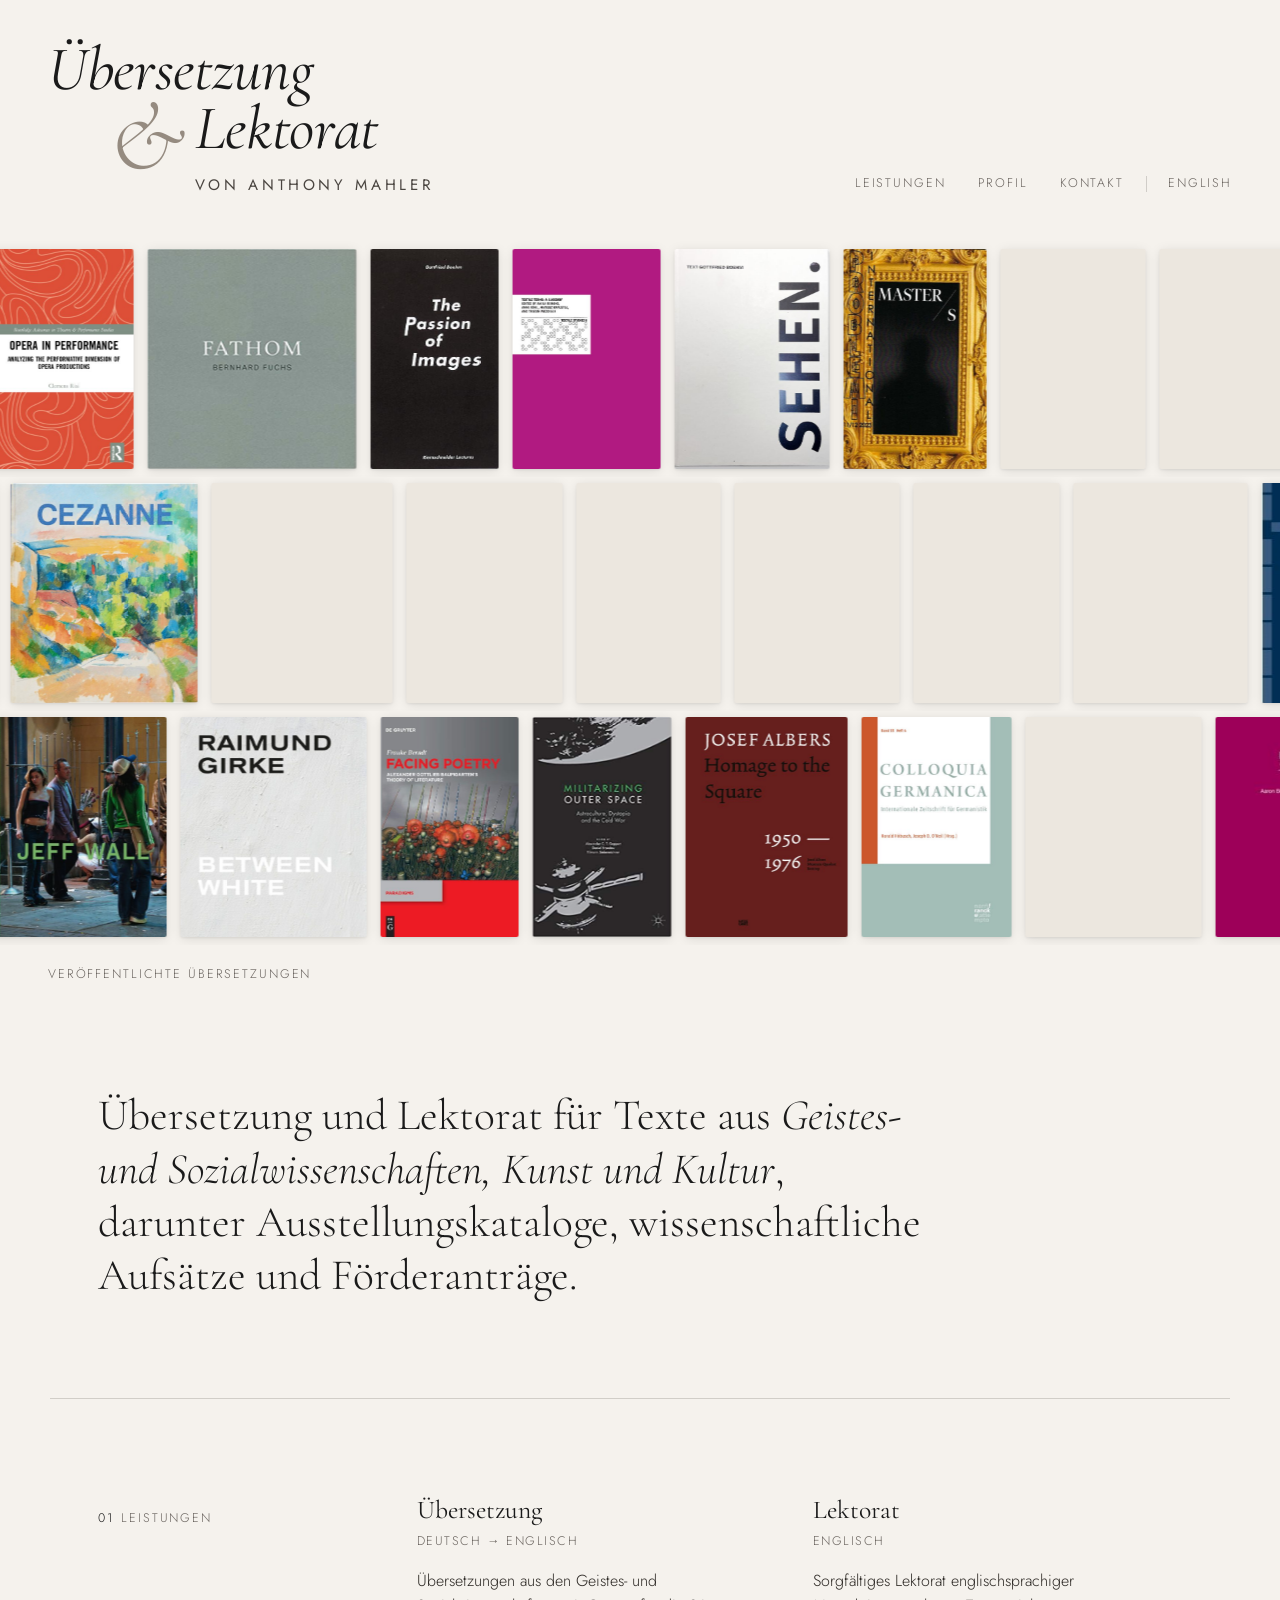
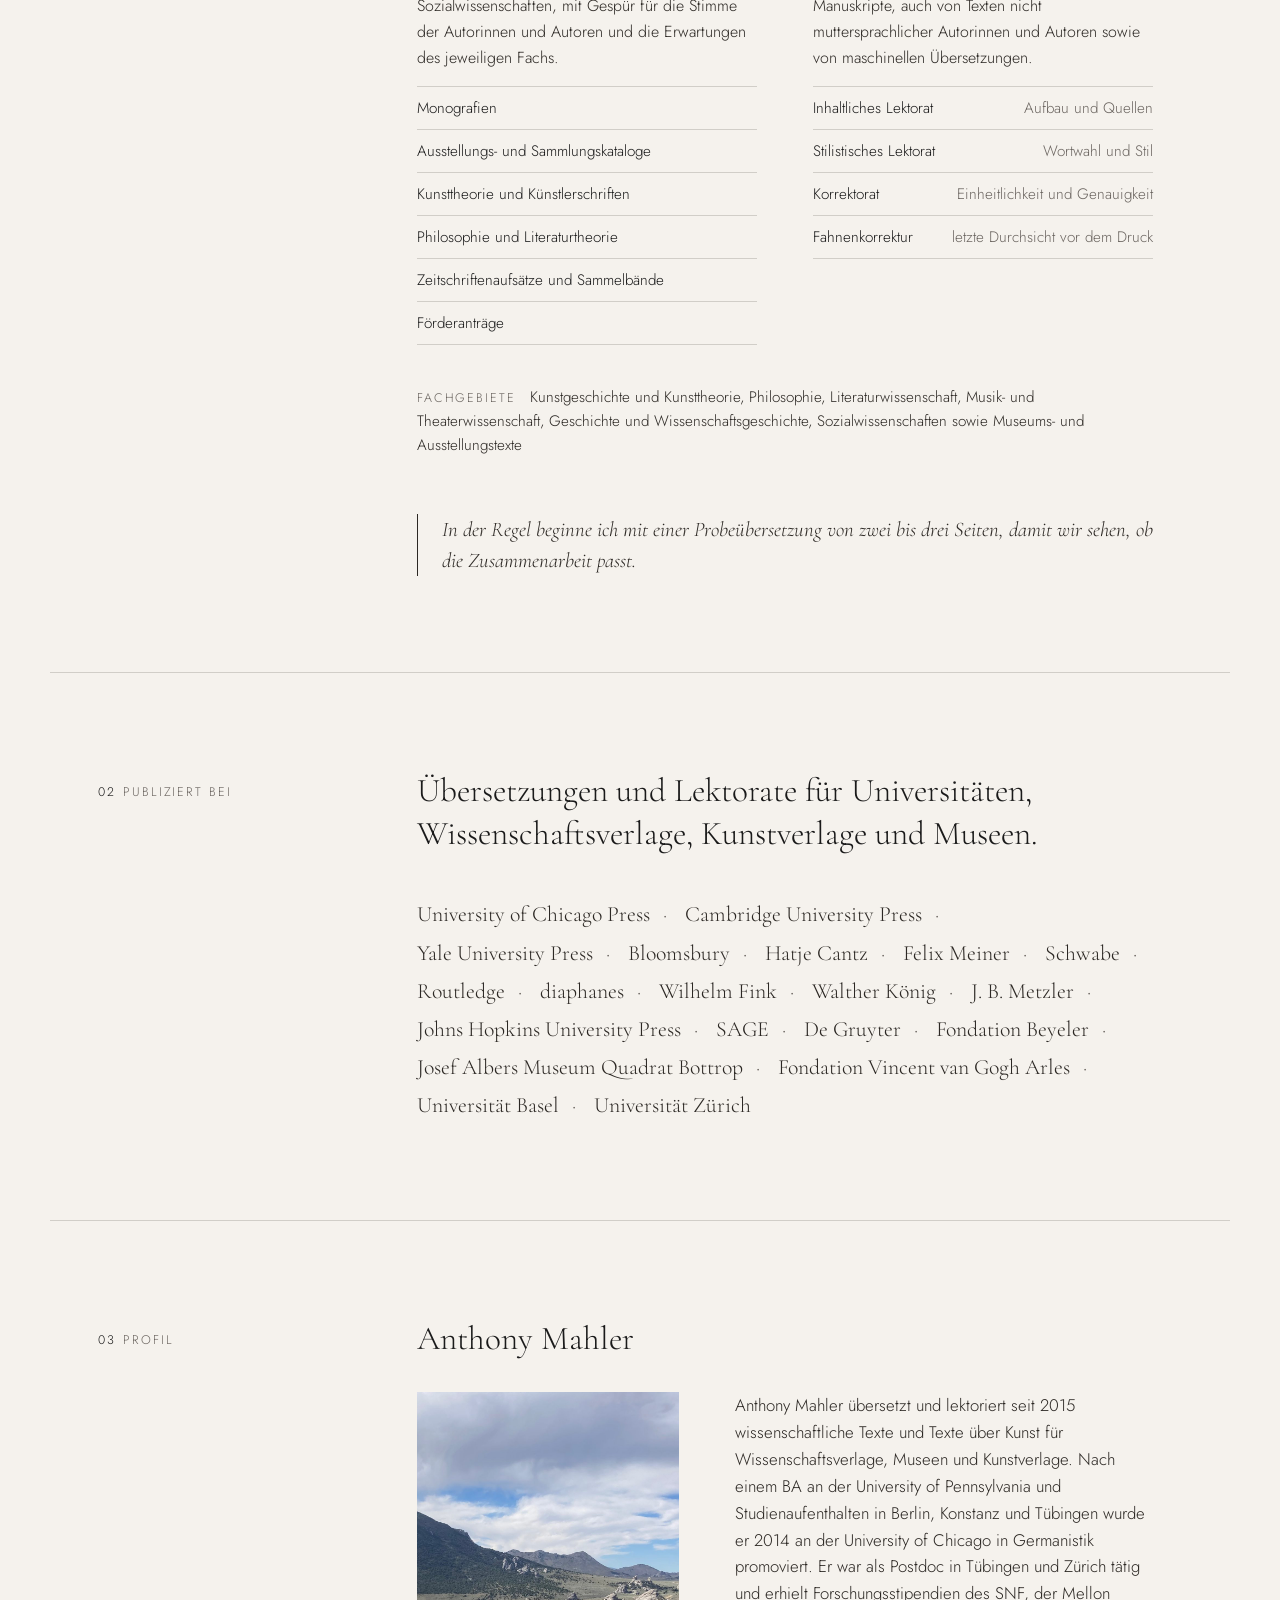
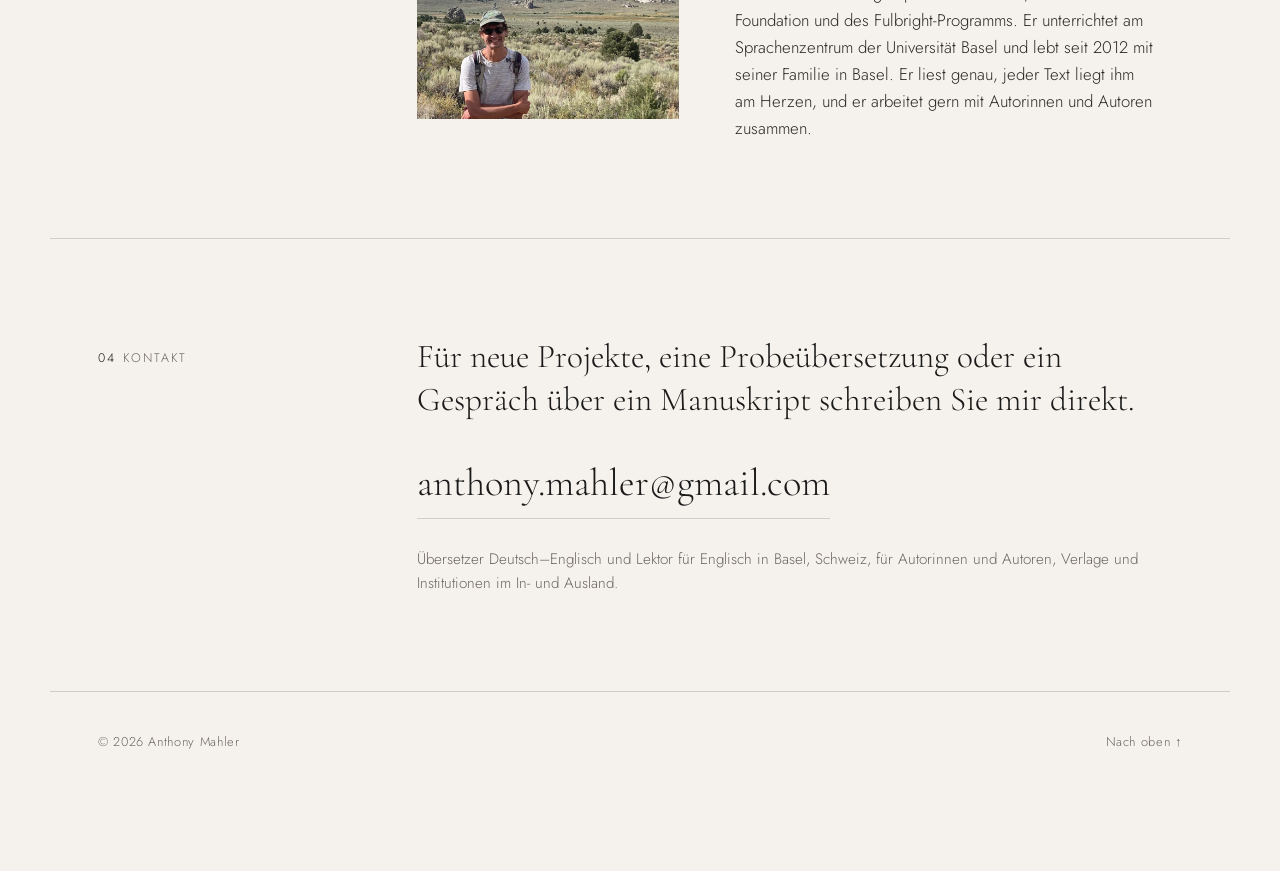
<file: de/index.html>
<!DOCTYPE html>
<html lang="de">
<head>
<meta charset="UTF-8">
<title>Anthony Mahler | Übersetzer Deutsch–Englisch und Lektor, Basel, Schweiz</title>
<link rel="canonical" href="https://anthonymahler.ch/">
<meta name="robots" content="noindex">
<meta http-equiv="refresh" content="0; url=../">
</head>
<body>
<p>Diese Seite ist umgezogen: <a href="../">anthonymahler.ch</a></p>
</body>
</html>
</file>
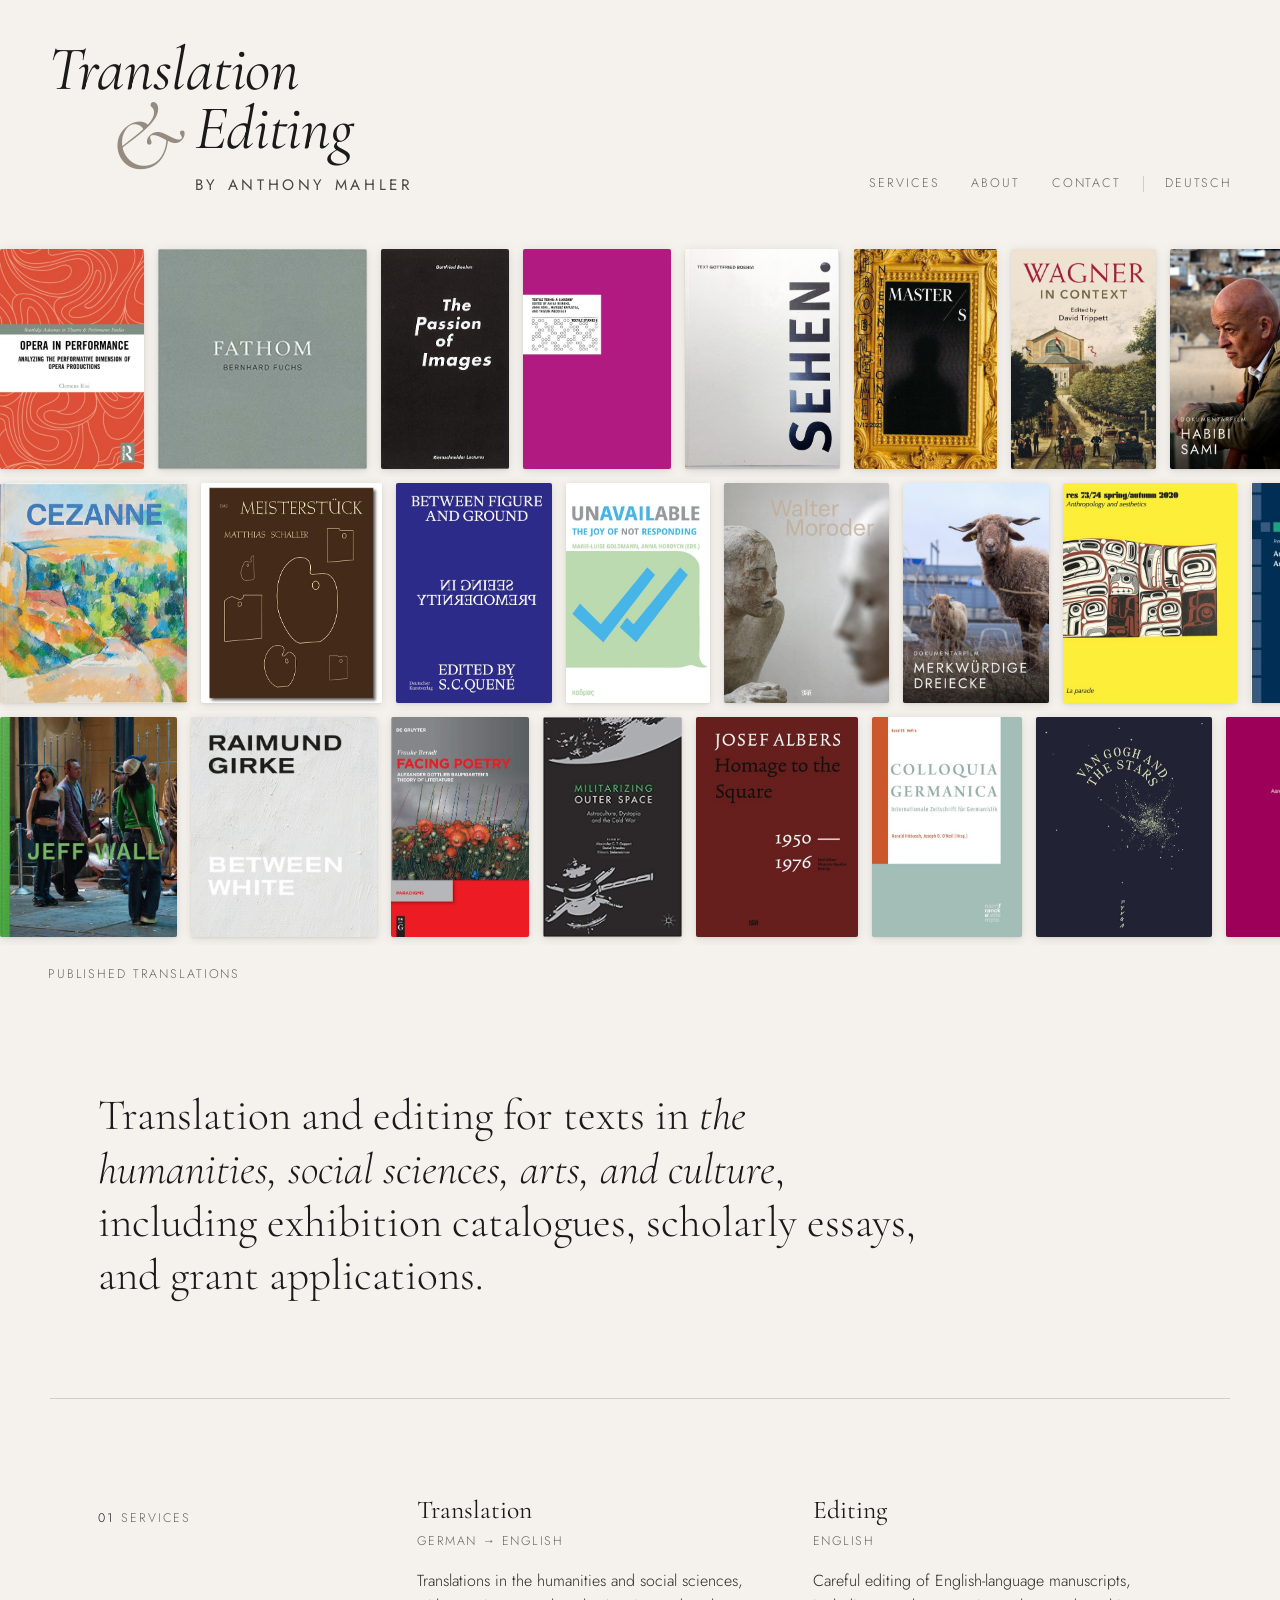
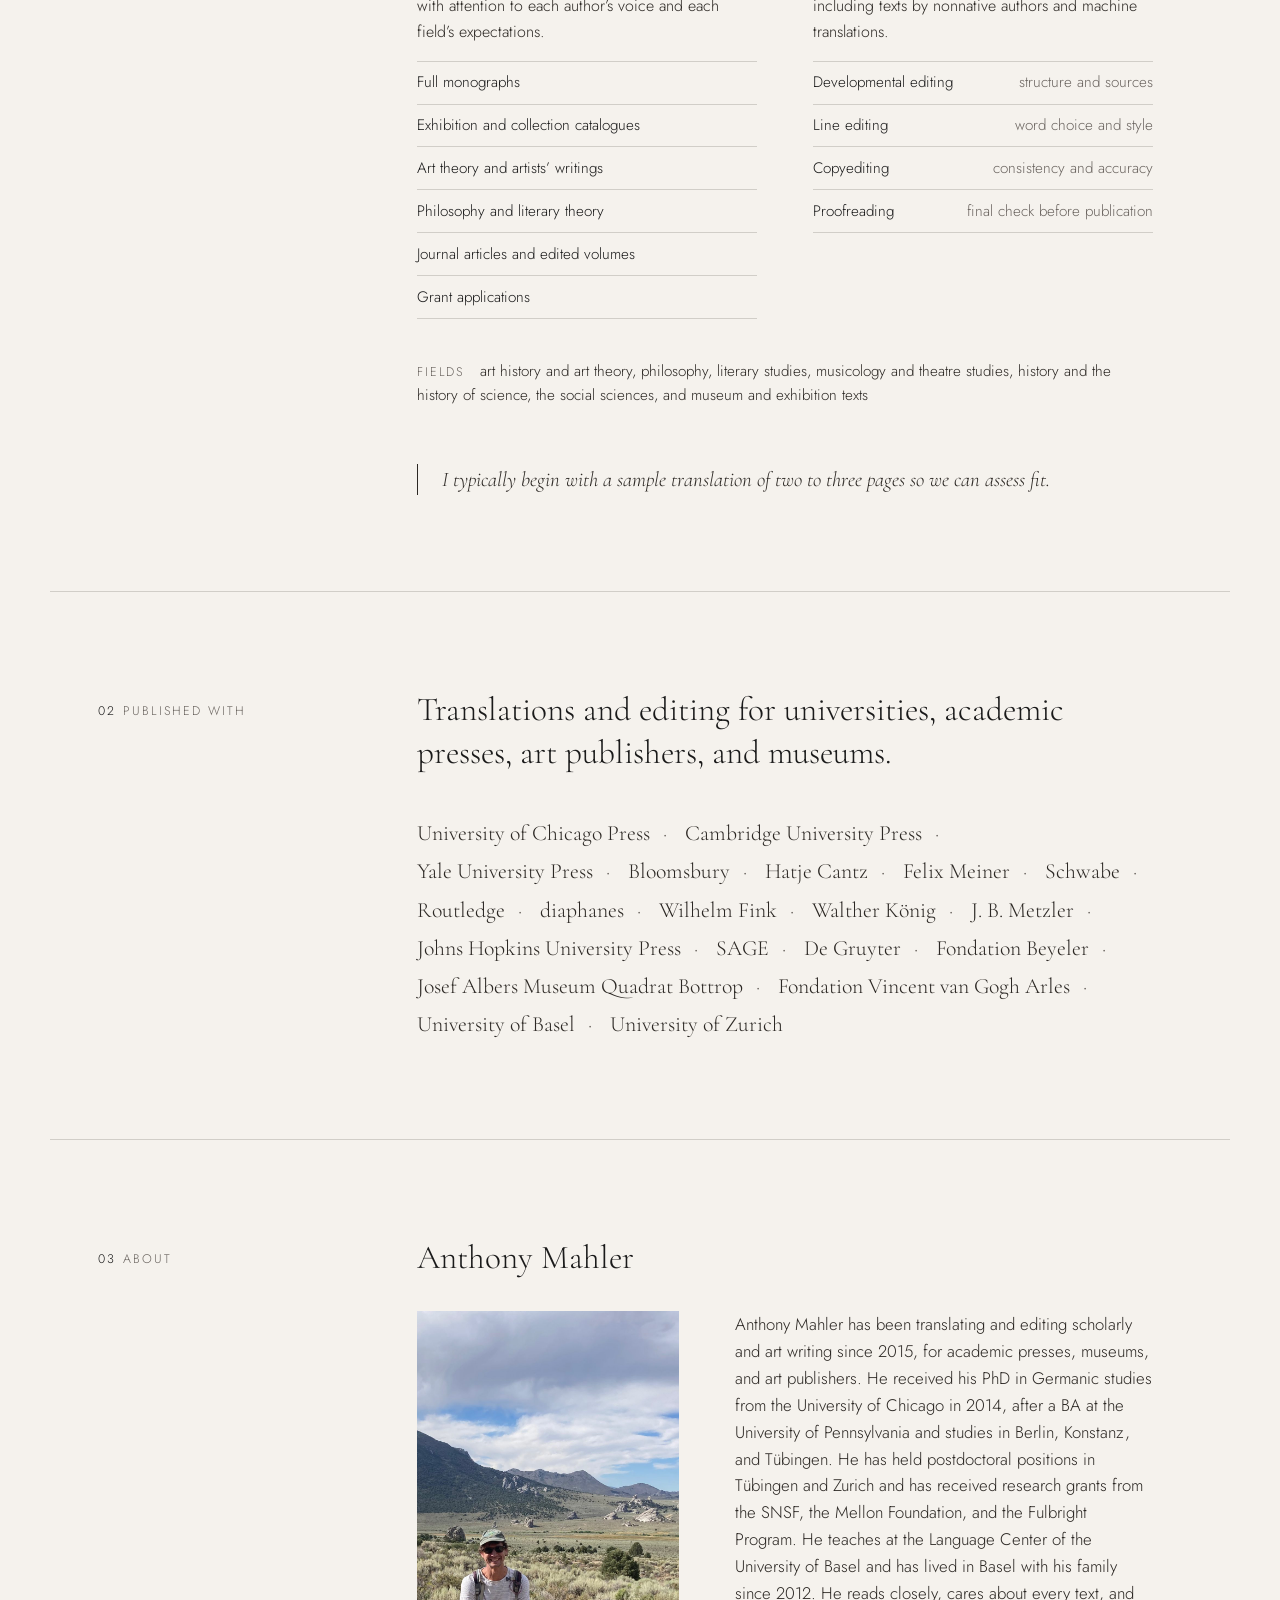
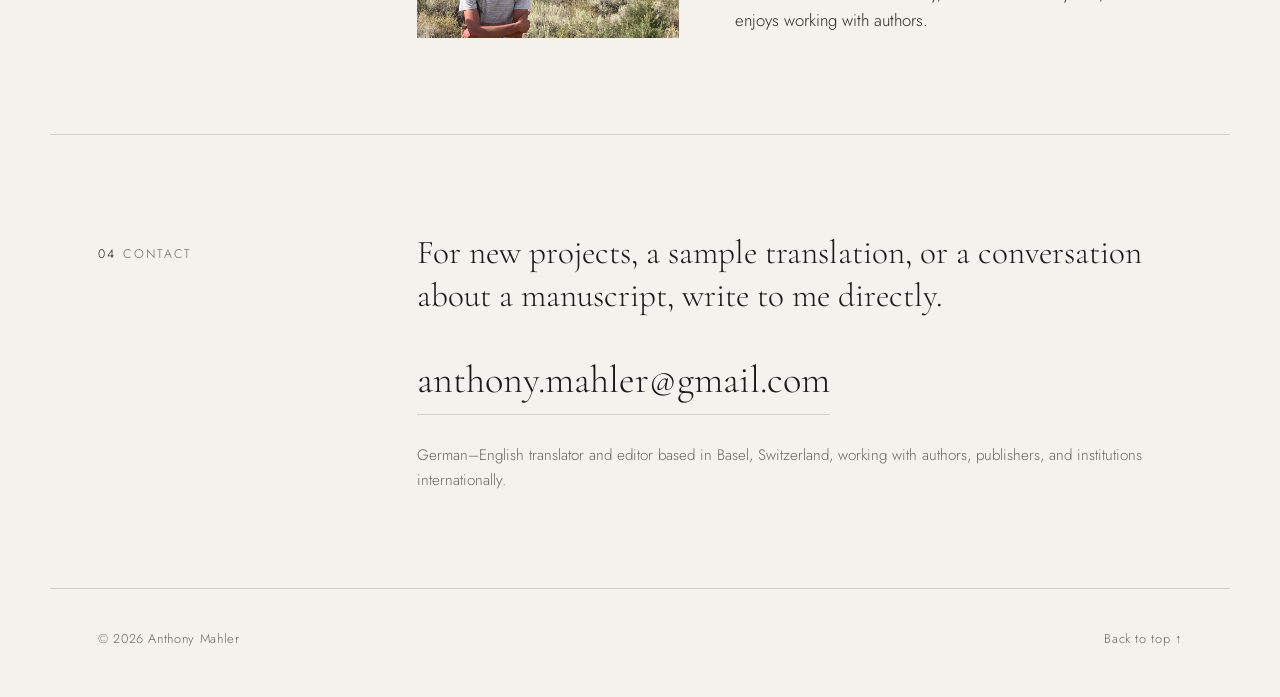
<file: en/index.html>
<!DOCTYPE html>
<html lang="en">
<head>
<meta charset="UTF-8">
<meta name="viewport" content="width=device-width, initial-scale=1.0">
<title>Anthony Mahler | German–English Translator and Editor, Basel, Switzerland</title>
<meta name="description" content="German–English translator and editor in Basel, Switzerland. Translation, editing, copyediting, and proofreading for the humanities, social sciences, arts, and museums: books, exhibition catalogues, scholarly essays, and grant applications.">
<link rel="canonical" href="https://anthonymahler.ch/en/">
<link rel="alternate" hreflang="de" href="https://anthonymahler.ch/">
<link rel="alternate" hreflang="en" href="https://anthonymahler.ch/en/">
<link rel="alternate" hreflang="x-default" href="https://anthonymahler.ch/en/">
<meta name="author" content="Anthony Mahler">
<meta name="theme-color" content="#f5f2ed">

<link rel="icon" href="../favicon.ico" sizes="any">
<link rel="icon" type="image/png" sizes="32x32" href="../images/icons/favicon-32.png">
<link rel="icon" type="image/png" sizes="192x192" href="../images/icons/icon-192.png">
<link rel="apple-touch-icon" href="../images/icons/apple-touch-icon.png">

<!-- Link previews (email, messaging apps, social media) -->
<meta property="og:type" content="website">
<meta property="og:site_name" content="Translation &amp; Editing by Anthony Mahler">
<meta property="og:title" content="Translation &amp; Editing by Anthony Mahler">
<meta property="og:description" content="German–English translator and editor in Basel, Switzerland. Translation, editing, copyediting, and proofreading for the humanities, social sciences, arts, and museums: books, exhibition catalogues, scholarly essays, and grant applications.">
<meta property="og:url" content="https://anthonymahler.ch/en/">
<meta property="og:image" content="https://anthonymahler.ch/images/og-image.jpg">
<meta property="og:image:width" content="1200">
<meta property="og:image:height" content="630">
<meta property="og:image:alt" content="Translation &amp; Editing by Anthony Mahler, beside book covers of his published translations">
<meta property="og:locale" content="en_GB">
<meta name="twitter:card" content="summary_large_image">

<!-- Structured data for search engines and AI assistants -->
<script type="application/ld+json">
{
  "@context": "https://schema.org",
  "@graph": [
    {
      "@type": "WebSite",
      "@id": "https://anthonymahler.ch/#website",
      "url": "https://anthonymahler.ch/",
      "name": "Anthony Mahler",
      "inLanguage": [
        "de",
        "en"
      ],
      "publisher": {
        "@id": "https://anthonymahler.ch/#anthony-mahler"
      }
    },
    {
      "@type": "WebPage",
      "@id": "https://anthonymahler.ch/en/#webpage",
      "url": "https://anthonymahler.ch/en/",
      "name": "Anthony Mahler | German–English Translator and Editor, Basel, Switzerland",
      "description": "German–English translator and editor in Basel, Switzerland. Translation, editing, copyediting, and proofreading for the humanities, social sciences, arts, and museums: books, exhibition catalogues, scholarly essays, and grant applications.",
      "inLanguage": "en",
      "isPartOf": {
        "@id": "https://anthonymahler.ch/#website"
      },
      "about": {
        "@id": "https://anthonymahler.ch/#service"
      },
      "mainEntity": {
        "@id": "https://anthonymahler.ch/#anthony-mahler"
      }
    },
    {
      "@type": "Person",
      "@id": "https://anthonymahler.ch/#anthony-mahler",
      "name": "Anthony Mahler",
      "jobTitle": "German–English translator and editor",
      "url": "https://anthonymahler.ch/",
      "image": "https://anthonymahler.ch/images/portrait.jpg",
      "email": "mailto:anthony.mahler@gmail.com",
      "address": {
        "@type": "PostalAddress",
        "addressLocality": "Basel",
        "addressCountry": "CH"
      },
      "knowsLanguage": [
        "de",
        "en"
      ],
      "alumniOf": [
        {
          "@type": "CollegeOrUniversity",
          "name": "University of Chicago"
        },
        {
          "@type": "CollegeOrUniversity",
          "name": "University of Pennsylvania"
        }
      ],
      "worksFor": {
        "@type": "CollegeOrUniversity",
        "name": "University of Basel"
      },
      "sameAs": [
        "https://scholar.google.com/citations?user=hvGzYhMAAAAJ",
        "https://unibas.academia.edu/AnthonyMahler"
      ],
      "hasOccupation": [
        {
          "@type": "Occupation",
          "name": "Translator (German to English)"
        },
        {
          "@type": "Occupation",
          "name": "Editor and copyeditor (English)"
        }
      ],
      "knowsAbout": [
        "Art history",
        "Art theory",
        "Philosophy",
        "Literary studies",
        "German studies",
        "Musicology",
        "Theatre studies",
        "History",
        "History of science",
        "Social sciences",
        "Museum and exhibition texts",
        "Academic translation",
        "Copyediting",
        "Proofreading"
      ]
    },
    {
      "@type": "ProfessionalService",
      "@id": "https://anthonymahler.ch/#service",
      "name": "Translation & Editing by Anthony Mahler",
      "description": "German–English translator and editor in Basel, Switzerland. Translation and editing in the humanities, social sciences, arts, and culture: books, exhibition catalogues, scholarly essays, and grant applications.",
      "url": "https://anthonymahler.ch/en/",
      "image": "https://anthonymahler.ch/images/og-image.jpg",
      "logo": "https://anthonymahler.ch/images/icons/icon-512.png",
      "email": "mailto:anthony.mahler@gmail.com",
      "founder": {
        "@id": "https://anthonymahler.ch/#anthony-mahler"
      },
      "address": {
        "@type": "PostalAddress",
        "addressLocality": "Basel",
        "addressCountry": "CH"
      },
      "areaServed": [
        {
          "@type": "City",
          "name": "Basel"
        },
        {
          "@type": "City",
          "name": "Zürich"
        },
        {
          "@type": "City",
          "name": "Bern"
        },
        {
          "@type": "Country",
          "name": "Switzerland"
        },
        {
          "@type": "Country",
          "name": "Germany"
        },
        {
          "@type": "Country",
          "name": "Austria"
        },
        "Worldwide"
      ],
      "knowsLanguage": [
        "de",
        "en"
      ],
      "hasOfferCatalog": {
        "@type": "OfferCatalog",
        "name": "Translation and editing services",
        "itemListElement": [
          {
            "@type": "Offer",
            "itemOffered": {
              "@type": "Service",
              "name": "Translation, German to English",
              "description": "Translation of books, exhibition catalogues, scholarly essays, journal articles, and grant applications in the humanities, social sciences, arts, and culture."
            }
          },
          {
            "@type": "Offer",
            "itemOffered": {
              "@type": "Service",
              "name": "Developmental editing",
              "description": "Structure, presentation, and sources of a manuscript."
            }
          },
          {
            "@type": "Offer",
            "itemOffered": {
              "@type": "Service",
              "name": "Line editing",
              "description": "Word choice, phrasing, and style at the sentence level."
            }
          },
          {
            "@type": "Offer",
            "itemOffered": {
              "@type": "Service",
              "name": "Copyediting",
              "description": "Consistency, accuracy, and house style before publication."
            }
          },
          {
            "@type": "Offer",
            "itemOffered": {
              "@type": "Service",
              "name": "Proofreading",
              "description": "Final check of typeset proofs before publication."
            }
          },
          {
            "@type": "Offer",
            "itemOffered": {
              "@type": "Service",
              "name": "Editing of nonnative English and machine translations",
              "description": "Careful editing of English-language manuscripts by nonnative authors and of machine translations."
            }
          }
        ]
      },
      "serviceType": [
        "Translation",
        "Academic translation",
        "Editing",
        "Copyediting",
        "Proofreading"
      ],
      "knowsAbout": [
        "Art history",
        "Art theory",
        "Philosophy",
        "Literary studies",
        "German studies",
        "Musicology",
        "Theatre studies",
        "History",
        "History of science",
        "Social sciences",
        "Museum and exhibition texts",
        "Academic translation",
        "Copyediting",
        "Proofreading"
      ],
      "availableLanguage": [
        "de",
        "en"
      ]
    },
    {
      "@type": "Book",
      "name": "Vacillating Voices: Generic Ambiguity in Modern German Literature",
      "inLanguage": "en",
      "publisher": {
        "@type": "Organization",
        "name": "diaphanes"
      },
      "datePublished": "2027",
      "translator": {
        "@id": "https://anthonymahler.ch/#anthony-mahler"
      },
      "author": {
        "@type": "Person",
        "name": "Frauke Berndt"
      },
      "url": "https://press.uchicago.edu/ucp/books/book/distributed/V/bo290914559.html"
    },
    {
      "@type": "Book",
      "name": "Opera in Performance: Analyzing the Performative Dimension of Opera Productions",
      "inLanguage": "en",
      "publisher": {
        "@type": "Organization",
        "name": "Routledge"
      },
      "datePublished": "2022",
      "translator": {
        "@id": "https://anthonymahler.ch/#anthony-mahler"
      },
      "author": {
        "@type": "Person",
        "name": "Clemens Risi"
      },
      "url": "https://www.routledge.com/Opera-in-Performance-Analyzing-the-Performative-Dimension-of-Opera-Productions/Risi/p/book/9780367645021"
    },
    {
      "@type": "Book",
      "name": "Facing Poetry: Alexander Gottlieb Baumgarten’s Theory of Literature",
      "inLanguage": "en",
      "publisher": {
        "@type": "Organization",
        "name": "De Gruyter"
      },
      "datePublished": "2020",
      "translator": {
        "@id": "https://anthonymahler.ch/#anthony-mahler"
      },
      "author": {
        "@type": "Person",
        "name": "Frauke Berndt"
      },
      "url": "https://www.degruyter.com/document/doi/10.1515/9783110624519/html"
    },
    {
      "@type": "Book",
      "name": "The Passion of Images",
      "inLanguage": "en",
      "publisher": {
        "@type": "Organization",
        "name": "Verlag der Buchhandlung Walther König"
      },
      "datePublished": "2024",
      "translator": {
        "@id": "https://anthonymahler.ch/#anthony-mahler"
      },
      "author": {
        "@type": "Person",
        "name": "Gottfried Boehm"
      },
      "url": "https://www.artbook.com/9783960987727.html"
    },
    {
      "@type": "Book",
      "name": "Why Italy Was for Europe: On the History of the 1989 Advisory Referendum",
      "inLanguage": "en",
      "publisher": {
        "@type": "Organization",
        "name": "Schwabe"
      },
      "datePublished": "2020",
      "translator": {
        "@id": "https://anthonymahler.ch/#anthony-mahler"
      },
      "author": {
        "@type": "Person",
        "name": "Georg Kreis"
      },
      "url": "https://schwabe.ch/Georg-Kreis-Why-Italy-Was-for-Europe-978-3-7965-4264-0"
    },
    {
      "@type": "Book",
      "name": "Walter Moroder: Figures of Presence and Absence",
      "inLanguage": "en",
      "publisher": {
        "@type": "Organization",
        "name": "Hatje Cantz"
      },
      "datePublished": "2026",
      "translator": {
        "@id": "https://anthonymahler.ch/#anthony-mahler"
      },
      "url": "https://hatjecantz.com/products/84047-walter-moroder-figures-of-presence-and-absence"
    },
    {
      "@type": "Book",
      "name": "James Howell: Painting",
      "inLanguage": "en",
      "publisher": {
        "@type": "Organization",
        "name": "Hatje Cantz"
      },
      "datePublished": "2026",
      "translator": {
        "@id": "https://anthonymahler.ch/#anthony-mahler"
      },
      "url": "https://www.hatjecantz.com/collections/all/products/67016-james-howell-painting-malerei"
    },
    {
      "@type": "Book",
      "name": "Sehen",
      "inLanguage": "en",
      "publisher": {
        "@type": "Organization",
        "name": "Kann Verlag"
      },
      "datePublished": "2023",
      "translator": {
        "@id": "https://anthonymahler.ch/#anthony-mahler"
      },
      "author": {
        "@type": "Person",
        "name": "Gottfried Boehm"
      },
      "url": "https://www.kann-verlag.de/newrelease_SEHEN_2023.html"
    }
  ]
}
</script>
<link rel="preconnect" href="https://fonts.googleapis.com">
<link rel="preconnect" href="https://fonts.gstatic.com" crossorigin>
<link href="https://fonts.googleapis.com/css2?family=Cormorant+Garamond:ital,wght@0,300;0,400;0,500;0,600;1,300;1,400&family=Jost:wght@300;400;500&display=swap" rel="stylesheet">
<link rel="stylesheet" href="../css/site.css">
</head>
<body>

<header class="site-header">
  <h1 class="site-title">
    <a class="logo" href="#top" id="top" aria-label="Translation &amp; Editing by Anthony Mahler">
      <span class="logo-word logo-word--first">Translation</span>
      <span class="logo-amp" aria-hidden="true">&amp;</span>
      <span class="logo-word">Editing</span>
      <span class="logo-by">by Anthony Mahler</span>
    </a>
  </h1>
  <nav class="site-nav" aria-label="Main">
    <a href="#services">Services</a>
    <a href="#about">About</a>
    <a href="#contact">Contact</a>
    <a class="lang-switch" href="../" lang="de" hreflang="de">Deutsch</a>
  </nav>
</header>

<section class="bands-container" id="work" aria-label="Published translations">

  <!-- ROW 1, scrolls left: highlights alternate with shorter texts, so a strong title is always in view -->
  <div class="band-row">
    <div class="band band--left" id="band1">
      <a class="cover-link" href="https://www.routledge.com/Opera-in-Performance-Analyzing-the-Performative-Dimension-of-Opera-Productions/Risi/p/book/9780367645021" target="_blank" rel="noopener"><img src="../images/covers/band1-01.jpg" width="432" height="660" alt="Clemens Risi, Opera in Performance — Routledge" decoding="async"></a>
      <a class="cover-link" href="http://www.bernhard-fuchs.net/monographs/fathom/" target="_blank" rel="noopener"><img src="../images/covers/band1-02.jpg" width="474" height="500" alt="Bernhard Fuchs, Fathom — Koenig Books" decoding="async"></a>
      <a class="cover-link" href="https://www.artbook.com/9783960987727.html" target="_blank" rel="noopener"><img src="../images/covers/band1-03.jpg" width="349" height="599" alt="Gottfried Boehm, The Passion of Images — Walther König" decoding="async"></a>
      <a class="cover-link" href="https://www.khist.uzh.ch/de/chairs/neuzeit/res/finproj/textile/ts/0.html" target="_blank" rel="noopener"><img src="../images/covers/band1-04.jpg" width="445" height="660" alt="Textile Terms: A Glossary — Edition Imorde" decoding="async"></a>
      <a class="cover-link" href="https://www.kann-verlag.de/newrelease_SEHEN_2023.html" target="_blank" rel="noopener"><img src="../images/covers/band1-05.jpg" width="465" height="660" alt="Gottfried Boehm, Sehen — Kann Verlag" decoding="async"></a>
      <a class="cover-link" href="https://problemi.si/archive/" target="_blank" rel="noopener"><img src="../images/covers/band1-06.jpg" width="428" height="660" alt="Problemi International 6 (2023): Master/s" decoding="async"></a>
      <a class="cover-link" href="https://www.cambridge.org/core/books/wagner-in-context/36905F69D33599538EEA6B4203AE1D38" target="_blank" rel="noopener"><img src="../images/covers/band1-07.jpg" width="427" height="648" alt="Wagner in Context, ed. David Trippett — Cambridge University Press" decoding="async"></a>
      <a class="cover-link" href="https://www.pointdevue.ch/de/projekte/sami" target="_blank" rel="noopener"><img src="../images/covers/band1-08.jpg" width="440" height="660" alt="Film still from Habibi Sami, documentary by Lesley Kennel (2025) — point de vue" decoding="async"></a>
      <a class="cover-link" href="https://www.degruyterbrill.com/document/doi/10.1515/9783110795110/html" target="_blank" rel="noopener"><img src="../images/covers/band1-09.jpg" width="424" height="660" alt="Truth in Serial Form, ed. Malika Maskarinec — De Gruyter" decoding="async"></a>
      <a class="cover-link" href="https://musikaesthetik.kug.ac.at/news-detailansicht/neuerscheinung-text-as-source-and-material-in-contemporary-music-theatre" target="_blank" rel="noopener"><img src="../images/covers/band1-10.jpg" width="527" height="660" alt="Text as Source and Material in Contemporary Music Theatre, ed. Christa Brüstle — Universal Edition" decoding="async"></a>
      <a class="cover-link" href="https://www.bloomsbury.com/uk/vincenzo-bellini-on-stage-and-screen-19352020-9781501391217/" target="_blank" rel="noopener"><img src="../images/covers/band1-11.jpg" width="440" height="660" alt="Vincenzo Bellini on Stage and Screen, 1935–2020 — Bloomsbury" decoding="async"></a>
      <a class="cover-link" href="https://www.fink.de/view/title/53248" target="_blank" rel="noopener"><img src="../images/covers/band1-12.jpg" width="300" height="415" alt="Enthüllen und Verbergen in der Vormoderne — Brill Fink" decoding="async"></a>
      <a class="cover-link" href="https://www.hatjecantz.com/collections/all/products/67016-james-howell-painting-malerei" target="_blank" rel="noopener"><img src="../images/covers/band1-13.jpg" width="440" height="660" alt="James Howell: Painting — Hatje Cantz" decoding="async"></a>
      <span class="cover-link"><img src="../images/covers/band1-14.jpg" width="522" height="660" alt="CIHA 2012 Nürnberg — Germanisches Nationalmuseum" decoding="async"></span>
      <a class="cover-link" href="https://press.uchicago.edu/ucp/books/book/distributed/V/bo290914559.html" target="_blank" rel="noopener"><img src="../images/covers/band1-15.jpg" width="401" height="660" alt="Frauke Berndt, Vacillating Voices: Generic Ambiguity in Modern German Literature — diaphanes" decoding="async"></a>
    </div>
  </div>

  <!-- ROW 2, scrolls right: highlights alternate with shorter texts, so a strong title is always in view -->
  <div class="band-row">
    <div class="band band--right" id="band2">
      <a class="cover-link" href="https://hatjecantz.com/products/83946-cezanne" target="_blank" rel="noopener"><img src="../images/covers/band2-01.jpg" width="562" height="660" alt="Cézanne — Fondation Beyeler / Hatje Cantz" decoding="async"></a>
      <a class="cover-link" href="https://lestanzedelvetro.org/en/product/das-meisterstuckmatthias-schaller/" target="_blank" rel="noopener"><img src="../images/covers/band2-02.jpg" width="543" height="660" alt="Matthias Schaller, Das Meisterstück" decoding="async"></a>
      <a class="cover-link" href="https://library.oapen.org/handle/20.500.12657/102399" target="_blank" rel="noopener"><img src="../images/covers/band2-03.jpg" width="467" height="660" alt="Between Figure and Ground, ed. Saskia C. Quené — Deutscher Kunstverlag" decoding="async"></a>
      <a class="cover-link" href="https://www.kulturverlag-kadmos.de/programm/details/unavailable" target="_blank" rel="noopener"><img src="../images/covers/band2-04.jpg" width="433" height="660" alt="Unavailable: The Joy of Not Responding — Kadmos" decoding="async"></a>
      <a class="cover-link" href="https://hatjecantz.com/products/84047-walter-moroder-figures-of-presence-and-absence" target="_blank" rel="noopener"><img src="../images/covers/band2-05.jpg" width="493" height="660" alt="Walter Moroder: Figures of Presence and Absence — Hatje Cantz" decoding="async"></a>
      <a class="cover-link" href="https://www.pointdevue.ch/de/projekte/merkwuerdige-dreiecke-at" target="_blank" rel="noopener"><img src="../images/covers/band2-06.jpg" width="440" height="660" alt="Film still from Merkwürdige Dreiecke, documentary (in production) — point de vue" decoding="async"></a>
      <a class="cover-link" href="https://www.journals.uchicago.edu/doi/abs/10.1086/709461" target="_blank" rel="noopener"><img src="../images/covers/band2-07.jpg" width="522" height="660" alt="RES: Anthropology and Aesthetics 73/74 — University of Chicago Press" decoding="async"></a>
      <a class="cover-link" href="https://meiner-elibrary.de/book/239/ambiguity-in-contemporary-art-and-theory" target="_blank" rel="noopener"><img src="../images/covers/band2-08.jpg" width="180" height="270" alt="Ambiguity in Contemporary Art and Theory — Felix Meiner" decoding="async"></a>
      <a class="cover-link" href="https://www.davidzwirnerbooks.com/product/josef-albers-interaction" target="_blank" rel="noopener"><img src="../images/covers/band2-09.jpg" width="515" height="660" alt="Josef Albers, Interaction — Yale University Press" decoding="async"></a>
      <a class="cover-link" href="https://en.unipress.dk/udgivelser/w/what-images-do/" target="_blank" rel="noopener"><img src="../images/covers/band2-10.jpg" width="447" height="660" alt="What Images Do — Aarhus University Press" decoding="async"></a>
      <a class="cover-link" href="https://www.degruyterbrill.com/document/doi/10.1515/9783110783827/html" target="_blank" rel="noopener"><img src="../images/covers/band2-11.jpg" width="413" height="660" alt="Forces of Nature, ed. Adrian Renner and Frederike Middelhoff — De Gruyter" decoding="async"></a>
      <a class="cover-link" href="https://www.degruyterbrill.com/journal/key/zkg/81/3/html" target="_blank" rel="noopener"><img src="../images/covers/band2-12.jpg" width="495" height="660" alt="Zeitschrift für Kunstgeschichte 3.2018 — Deutscher Kunstverlag" decoding="async"></a>
      <a class="cover-link" href="https://link.springer.com/book/9783662746172" target="_blank" rel="noopener"><img src="../images/covers/band2-13.jpg" width="436" height="660" alt="Paramyth: The Mythological Dimensions of Hans Christian Andersen’s Fairy Tales, ed. Klaus Müller-Wille and Alexia Panagiotidis — J.B. Metzler" decoding="async"></a>
      <a class="cover-link" href="https://www.praesens.com/praesens-pro-presse/katalog/lichtspieler/" target="_blank" rel="noopener"><img src="../images/covers/band2-14.jpg" width="424" height="660" alt="Lichtspieler — Praesens" decoding="async"></a>
    </div>
  </div>

  <!-- ROW 3, scrolls left: highlights alternate with shorter texts, so a strong title is always in view -->
  <div class="band-row">
    <div class="band band--left" id="band3">
      <a class="cover-link" href="https://shop.fondationbeyeler.ch/en/artikel/jeff-wall-english-35085/35085" target="_blank" rel="noopener"><img src="../images/covers/band3-01.jpg" width="482" height="600" alt="Jeff Wall — Fondation Beyeler" decoding="async"></a>
      <a class="cover-link" href="https://www.axel-vervoordt.com/gallery/books/raimund-girke-between-white" target="_blank" rel="noopener"><img src="../images/covers/band3-02.jpg" width="500" height="592" alt="Raimund Girke, Between White — Axel Vervoordt" decoding="async"></a>
      <a class="cover-link" href="https://www.degruyter.com/document/doi/10.1515/9783110624519/html" target="_blank" rel="noopener"><img src="../images/covers/band3-03.jpg" width="415" height="660" alt="Frauke Berndt, Facing Poetry — De Gruyter" decoding="async"></a>
      <a class="cover-link" href="https://link.springer.com/chapter/10.1057/978-1-349-95851-1_9" target="_blank" rel="noopener"><img src="../images/covers/band3-04.jpg" width="315" height="499" alt="Militarizing Outer Space — Palgrave Macmillan" decoding="async"></a>
      <a class="cover-link" href="https://hatjecantz.com/products/64174-josef-albers" target="_blank" rel="noopener"><img src="../images/covers/band3-05.jpg" width="486" height="660" alt="Josef Albers: Homage to the Square 1950–1976 — Hatje Cantz" decoding="async"></a>
      <a class="cover-link" href="https://elibrary.narr.digital/journal/cg/53/4" target="_blank" rel="noopener"><img src="../images/covers/band3-06.jpg" width="450" height="660" alt="Colloquia Germanica 53.4 — Narr Francke Attempto" decoding="async"></a>
      <a class="cover-link" href="https://www.fondation-vincentvangogh-arles.org/en/publication/van-gogh-and-the-stars/" target="_blank" rel="noopener"><img src="../images/covers/band3-07.jpg" width="529" height="660" alt="Van Gogh and the Stars — Fondation Vincent van Gogh Arles" decoding="async"></a>
      <a class="cover-link" href="https://www.routledge.com/Philosophy-of-Emotion/Ben-Zeev-Krebs/p/book/9781138906648" target="_blank" rel="noopener"><img src="../images/covers/band3-08.jpg" width="180" height="270" alt="Philosophy of Emotion — Routledge" decoding="async"></a>
      <a class="cover-link" href="https://www.tandfonline.com/toc/vgrm20/99/3" target="_blank" rel="noopener"><img src="../images/covers/band3-09.jpg" width="462" height="660" alt="The Germanic Review 99.3 — Routledge" decoding="async"></a>
      <span class="cover-link"><img src="../images/covers/band3-10.jpg" width="440" height="660" alt="caa.reviews" decoding="async"></span>
      <a class="cover-link" href="https://www.degruyterbrill.com/document/doi/10.1515/9783111319971/html" target="_blank" rel="noopener"><img src="../images/covers/band3-11.jpg" width="447" height="660" alt="Narrative Structure and Narrative Knowing in Medicine and Science — De Gruyter" decoding="async"></a>
      <a class="cover-link" href="https://www.degruyter.com/document/doi/10.1515/9783110706109/html?lang=en" target="_blank" rel="noopener"><img src="../images/covers/band3-12.jpg" width="200" height="307" alt="Luca Del Baldo, The Visionary Academy of Ocular Mentality — De Gruyter" decoding="async"></a>
      <a class="cover-link" href="https://schwabe.ch/Georg-Kreis-Why-Italy-Was-for-Europe-978-3-7965-4264-0" target="_blank" rel="noopener"><img src="../images/covers/band3-13.jpg" width="292" height="445" alt="Georg Kreis, Why Italy Was for Europe — Schwabe" decoding="async"></a>
      <a class="cover-link" href="https://www.swissfilms.ch/de/movie/segnali-di-vita/5E38981A59AF4CF388EB1CCF96144011" target="_blank" rel="noopener"><img src="../images/covers/band3-14.jpg" width="462" height="660" alt="Segnali di vita — Swiss Films" decoding="async"></a>
      <a class="cover-link" href="https://muse.jhu.edu/issue/35027" target="_blank" rel="noopener"><img src="../images/covers/band3-15.jpg" width="436" height="660" alt="MLN 131.3, German Issue — Johns Hopkins University Press" decoding="async"></a>
    </div>
  </div>

  <p class="eyebrow bands-caption">Published translations</p>

</section>
<main>

  <!-- ── Intro ──
       Wording from Anthony. -->
  <div class="intro">
    <p class="lede">Translation and editing for texts in <em>the humanities, social sciences, arts, and culture</em>, including exhibition catalogues, scholarly essays, and grant applications.</p>
  </div>

  <!-- ── Services ── -->
  <section class="section" id="services" aria-labelledby="services-title">
    <p class="eyebrow"><span class="num">01</span>Services</p>
    <div class="section-body">
      <h2 class="visually-hidden" id="services-title">Translation and editing services</h2>
      <div class="services">
        <article class="service">
          <h3>Translation</h3>
          <p class="meta">German → English</p>
          <p>Translations in the humanities and social sciences, with attention to each author’s voice and each field’s expectations.</p>
          <ul>
            <li>Full monographs</li>
            <li>Exhibition and collection catalogues</li>
            <li>Art theory and artists’ writings</li>
            <li>Philosophy and literary theory</li>
            <li>Journal articles and edited volumes</li>
            <li>Grant applications</li>
          </ul>
        </article>

        <article class="service">
          <h3>Editing</h3>
          <p class="meta">English</p>
          <p>Careful editing of English-language manuscripts, including texts by nonnative authors and machine translations.</p>
          <ul>
            <li>Developmental editing <span class="note">structure and sources</span></li>
            <li>Line editing <span class="note">word choice and style</span></li>
            <li>Copyediting <span class="note">consistency and accuracy</span></li>
            <li>Proofreading <span class="note">final check before publication</span></li>
          </ul>
        </article>
      </div>

      <p class="fields"><span class="fields-label">Fields</span> art history and art theory, philosophy, literary studies, musicology and theatre studies, history and the history of science, the social sciences, and museum and exhibition texts</p>

      <p class="process">I typically begin with a sample translation of two to three pages so we can assess fit.</p>
    </div>
  </section>

  <!-- ── Publishers ── -->
  <section class="section" id="publishers" aria-labelledby="publishers-title">
    <p class="eyebrow"><span class="num">02</span>Published with</p>
    <div class="section-body">
      <h2 class="lede" id="publishers-title">Translations and editing for universities, academic presses, art publishers, and museums.</h2>
      <ul class="publishers">
        <li>University of Chicago Press</li>
        <li>Cambridge University Press</li>
        <li>Yale University Press</li>
        <li>Bloomsbury</li>
        <li>Hatje Cantz</li>
        <li>Felix Meiner</li>
        <li>Schwabe</li>
        <li>Routledge</li>
        <li>diaphanes</li>
        <li>Wilhelm Fink</li>
        <li>Walther König</li>
        <li>J.&nbsp;B. Metzler</li>
        <li>Johns Hopkins University Press</li>
        <li>SAGE</li>
        <li>De Gruyter</li>
        <li>Fondation Beyeler</li>
        <li>Josef Albers Museum Quadrat Bottrop</li>
        <li>Fondation Vincent van Gogh Arles</li>
        <li>University of Basel</li>
        <li>University of Zurich</li>
      </ul>
    </div>
  </section>

  <!-- ── About ── -->
  <section class="section" id="about" aria-labelledby="about-title">
    <p class="eyebrow"><span class="num">03</span>About</p>
    <div class="section-body">
      <h2 class="lede about-title" id="about-title">Anthony Mahler</h2>
      <div class="about-grid">
        <div class="portrait"><img src="../images/portrait.jpg" width="960" height="1200" alt="Anthony Mahler" loading="lazy"></div>
        <div class="prose">
          <p>Anthony Mahler has been translating and editing scholarly and art writing since 2015, for academic presses, museums, and art publishers. He received his PhD in Germanic studies from the University of Chicago in 2014, after a BA at the University of Pennsylvania and studies in Berlin, Konstanz, and Tübingen. He has held postdoctoral positions in Tübingen and Zurich and has received research grants from the SNSF, the Mellon Foundation, and the Fulbright Program. He teaches at the Language Center of the University of Basel and has lived in Basel with his family since 2012. He reads closely, cares about every text, and enjoys working with authors.</p>
        </div>
      </div>
    </div>
  </section>

  <!-- ── Contact ── -->
  <section class="section" id="contact" aria-labelledby="contact-title">
    <p class="eyebrow"><span class="num">04</span>Contact</p>
    <div class="section-body">
      <h2 class="lede" id="contact-title">For new projects, a sample translation, or a conversation about a manuscript, write to me directly.</h2>
      <a class="contact-email" href="mailto:anthony.mahler@gmail.com">anthony.mahler@gmail.com</a>
      <p class="contact-location">German–English translator and editor based in Basel, Switzerland, working with authors, publishers, and institutions internationally.</p>
    </div>
  </section>

</main>

<footer class="site-footer">
  <span>© <span id="year">2026</span> Anthony Mahler</span>
  <a href="#top">Back to top ↑</a>
</footer>

<script src="../js/site.js"></script>

</body>
</html>
</file>
<file: css/site.css>
* { margin: 0; padding: 0; box-sizing: border-box; }

:root {
  --bg: #f5f2ed;
  --bg-deep: #ece7df;
  --text: #1a1a1a;
  --text-light: #6b6560;
  --accent: #2c2824;
  --rule: rgba(44, 40, 36, 0.18);
  --band-height: clamp(220px, 13.5vw, 350px);   /* covers grow on wide screens so rows never repeat in view */
  --band-gap: 14px;
  --cover-gap: 14px;
  --scroll-speed: 60s;          /* fallback; JS sets a per-band duration */
  --gutter: 3rem;
  --serif: 'Cormorant Garamond', Georgia, serif;
  --sans: 'Jost', 'Helvetica Neue', Arial, sans-serif;
}

html { scroll-behavior: smooth; }

body {
  background: var(--bg);
  color: var(--text);
  font-family: var(--sans);
  font-weight: 300;
  line-height: 1.6;
  -webkit-font-smoothing: antialiased;
}

a { color: inherit; }

::selection { background: var(--accent); color: var(--bg); }

:focus-visible { outline: 1px solid var(--accent); outline-offset: 4px; }

/* ── Header ── */
.site-header {
  padding: 2.5rem var(--gutter) 2.25rem;
  display: flex;
  justify-content: space-between;
  align-items: flex-end;
  gap: 2rem;
}

/* Wordmark: "Translation" / "& Editing" / "by Anthony Mahler".
   Column 1 holds the indent and the ampersand; "Editing" and the
   byline share column 2's left edge. Sizes are in em of --logo-size. */
.site-title { font-weight: inherit; }

.logo {
  --logo-size: 3.9rem;
  display: grid;
  grid-template-columns: 2.35em auto;
  font-size: var(--logo-size);
  color: var(--text);
  text-decoration: none;
}

.logo-word {
  font-family: var(--serif);
  font-style: italic;
  font-weight: 400;
  line-height: 0.95;
  letter-spacing: -0.005em;
}

.logo-word--first { grid-column: 1 / -1; }

.logo-amp {
  font-family: var(--serif);
  font-style: italic;
  font-weight: 300;
  font-size: 1.6em;
  line-height: 0.6;
  color: #958b80;
  justify-self: end;
  align-self: end;
  margin-right: 0.1em;
  transform: translateY(0.08em);
}

.logo-by {
  grid-column: 2;
  margin-top: 0.85rem;
  font-family: var(--sans);
  font-weight: 400;
  font-size: 0.95rem;
  letter-spacing: 0.24em;
  text-transform: uppercase;
  color: #4a4540;
}

.site-nav { display: flex; gap: 2rem; }

.site-nav a,
.eyebrow {
  font-size: 0.78rem;
  letter-spacing: 0.15em;
  text-transform: uppercase;
  color: var(--text-light);
}

.site-nav a {
  text-decoration: none;
  padding-bottom: 2px;
  border-bottom: 1px solid transparent;
  transition: color 0.3s ease, border-color 0.3s ease;
}

.site-nav a:hover { color: var(--text); border-color: var(--text); }

/* Language switch, set apart from the section links by a hairline */
.site-nav .lang-switch { position: relative; margin-left: 0.75rem; }
.site-nav .lang-switch::before {
  content: "";
  position: absolute;
  left: -1.4rem;
  top: 10%;
  bottom: 20%;
  width: 1px;
  background: var(--rule);
}

/* ── Scrolling Bands ── */
.bands-container {
  padding: 1rem 0 2.5rem;
  display: flex;
  flex-direction: column;
  gap: var(--band-gap);
  overflow: hidden;
}

.bands-caption { padding: 0.9rem var(--gutter) 0; }

.band-row {
  overflow: hidden;
  /* room for the hover lift so covers aren't clipped */
  padding: 8px 0;
  margin: -8px 0;
}

.band {
  display: flex;
  width: max-content;
  will-change: transform;
}

.band--left  { animation: scroll-left  var(--scroll-speed) linear infinite; }
.band--right { animation: scroll-right var(--scroll-speed) linear infinite; }

.band:hover,
.band:focus-within { animation-play-state: paused; }

@keyframes scroll-left {
  from { transform: translateX(0); }
  to   { transform: translateX(-50%); }
}

@keyframes scroll-right {
  from { transform: translateX(-50%); }
  to   { transform: translateX(0); }
}

/* ── Cover Items ── */
.cover-link {
  position: relative;
  display: block;
  flex-shrink: 0;
  height: var(--band-height);
  /* margin (not flex gap) keeps the -50% loop point exact */
  margin-right: var(--cover-gap);
  transition: transform 0.4s cubic-bezier(0.25, 0.46, 0.45, 0.94);
}

span.cover-link { cursor: default; }

.cover-link:hover,
.cover-link:focus-visible {
  transform: scale(1.05);
  z-index: 2;
}

.cover-link img {
  height: 100%;
  width: auto;
  display: block;
  border-radius: 2px;
  background: var(--bg-deep);
  box-shadow: 0 2px 12px rgba(0,0,0,0.1), 0 1px 3px rgba(0,0,0,0.08);
  transition: box-shadow 0.4s ease;
}

.cover-link:hover img {
  box-shadow: 0 8px 30px rgba(0,0,0,0.18), 0 2px 8px rgba(0,0,0,0.1);
}

/* ── Sections ── */
.section {
  display: grid;
  grid-template-columns: minmax(10rem, 1fr) 3fr;
  gap: 2rem 4rem;
  max-width: 1180px;
  margin: 0 auto;
  padding: 6rem var(--gutter);
  border-top: 1px solid var(--rule);
}

.section > .eyebrow { padding-top: 0.9rem; }

.eyebrow .num { color: var(--text); margin-right: 0.6em; }

.section-body { max-width: 46rem; }

.lede {
  font-family: var(--serif);
  font-weight: 300;
  font-size: clamp(1.6rem, 2.6vw, 2.25rem);
  line-height: 1.3;
  color: var(--text);
}

.lede em { font-style: italic; }

.prose p {
  font-size: 1.05rem;
  color: var(--accent);
  margin-top: 1.25rem;
}

/* ── Intro ── */
.intro {
  max-width: 1180px;
  margin: 0 auto;
  padding: 4rem var(--gutter) 6rem;
}

.intro .lede {
  max-width: 52rem;
  font-size: clamp(1.75rem, 3.4vw, 2.9rem);
  line-height: 1.22;
}

/* ── Publishers ── */
.publishers {
  list-style: none;
  margin-top: 2.5rem;
  font-family: var(--serif);
  font-size: clamp(1.15rem, 1.7vw, 1.4rem);
  line-height: 1.75;
  color: var(--accent);
}

.publishers li { display: inline; white-space: nowrap; }  /* never split a name across lines */

.publishers li:not(:last-child)::after {
  content: "·";
  margin: 0 0.6em;
  color: var(--text-light);
}

/* ── Services ── */
.services {
  display: grid;
  grid-template-columns: repeat(2, 1fr);
  gap: 3rem 3.5rem;
}

.service h3 {
  font-family: var(--serif);
  font-weight: 400;
  font-size: 1.6rem;
  line-height: 1.2;
  margin-bottom: 0.4rem;
}

.service .meta {
  font-size: 0.78rem;
  letter-spacing: 0.12em;
  text-transform: uppercase;
  color: var(--text-light);
  margin-bottom: 1rem;
}

.service p { color: var(--accent); }

.service ul {
  list-style: none;
  margin-top: 1rem;
  border-top: 1px solid var(--rule);
}

.service li {
  padding: 0.55rem 0;
  border-bottom: 1px solid var(--rule);
  font-size: 0.95rem;
}

.service li .note {
  float: right;
  margin-left: 1rem;
  color: var(--text-light);
}

/* Fields of work, under the two service columns */
.fields {
  margin-top: 2.5rem;
  font-size: 0.95rem;
  color: var(--accent);
}

.fields-label {
  margin-right: 0.75em;
  font-size: 0.78rem;
  letter-spacing: 0.15em;
  text-transform: uppercase;
  color: var(--text-light);
}

/* Present for search engines and screen readers, not shown */
.visually-hidden {
  position: absolute;
  width: 1px;
  height: 1px;
  margin: -1px;
  padding: 0;
  overflow: hidden;
  clip: rect(0 0 0 0);
  white-space: nowrap;
  border: 0;
}

.process {
  margin-top: 3.5rem;
  padding-left: 1.5rem;
  border-left: 1px solid var(--accent);
  font-family: var(--serif);
  font-style: italic;
  font-size: 1.3rem;
  line-height: 1.5;
  color: var(--accent);
}

/* ── About ── */
.about-grid {
  display: grid;
  grid-template-columns: 1fr;
}

.about-grid:has(.portrait) {
  grid-template-columns: 1fr 1.6fr;
  gap: 3.5rem;
  align-items: start;
}

.portrait {
  aspect-ratio: 4 / 5;
  background: var(--bg-deep);
  overflow: hidden;
}

.portrait img { width: 100%; height: 100%; object-fit: cover; display: block; }

.about-title { margin-bottom: 2rem; }

.about-grid .prose p:first-child { margin-top: 0; }

/* ── Contact ── */
.contact-email {
  display: inline-block;
  margin-top: 2rem;
  font-family: var(--serif);
  font-size: clamp(1.6rem, 3vw, 2.4rem);
  font-weight: 300;
  text-decoration: none;
  border-bottom: 1px solid var(--rule);
  padding-bottom: 0.2rem;
  transition: border-color 0.3s ease;
}

.contact-email:hover { border-color: var(--text); }

.contact-location {
  margin-top: 1.75rem;
  font-size: 0.95rem;
  color: var(--text-light);
}

/* ── Footer ── */
.site-footer {
  max-width: 1180px;
  margin: 0 auto;
  padding: 2.5rem var(--gutter) 3rem;
  border-top: 1px solid var(--rule);
  display: flex;
  justify-content: space-between;
  gap: 1rem;
  font-size: 0.8rem;
  letter-spacing: 0.05em;
  color: var(--text-light);
}

.site-footer a { text-decoration: none; }
.site-footer a:hover { color: var(--text); }

/* ── Responsive ── */
@media (max-width: 900px) {
  .section { grid-template-columns: 1fr; gap: 1.5rem; padding: 4.5rem var(--gutter); }
  .section > .eyebrow { padding-top: 0; }
  .about-grid, .about-grid:has(.portrait) { grid-template-columns: 1fr; gap: 2.5rem; }
  .portrait { max-width: 22rem; }
}

@media (max-width: 768px) {
  :root {
    --band-height: 150px;
    --band-gap: 10px;
    --cover-gap: 10px;
    --scroll-speed: 45s;
    --gutter: 1.5rem;
  }

  .site-header {
    padding: 1.5rem var(--gutter) 1rem;
    flex-direction: column;
    gap: 1rem;
  }

  .site-header { align-items: flex-start; gap: 1.5rem; }
  .logo { --logo-size: 2.75rem; }
  .logo-by { font-size: 0.75rem; margin-top: 0.6rem; }
  .site-nav { gap: 1.25rem; flex-wrap: wrap; }
  .services { grid-template-columns: 1fr; gap: 2.5rem; }
  .intro { padding: 3rem var(--gutter) 4rem; }
  .site-footer { flex-direction: column; }
}

@media (max-width: 480px) {
  :root {
    --band-height: 120px;
    --scroll-speed: 40s;
  }
}

/* No drift for visitors who ask for less motion: each band becomes a
   row they can scroll sideways instead. */
@media (prefers-reduced-motion: reduce) {
  html { scroll-behavior: auto; }
  .band { animation: none !important; }
  .band-row { overflow-x: auto; scrollbar-width: none; }
  .band-row::-webkit-scrollbar { display: none; }
  .band [data-clone] { display: none; }
  .cover-link { transition: none; }
}
</file>
